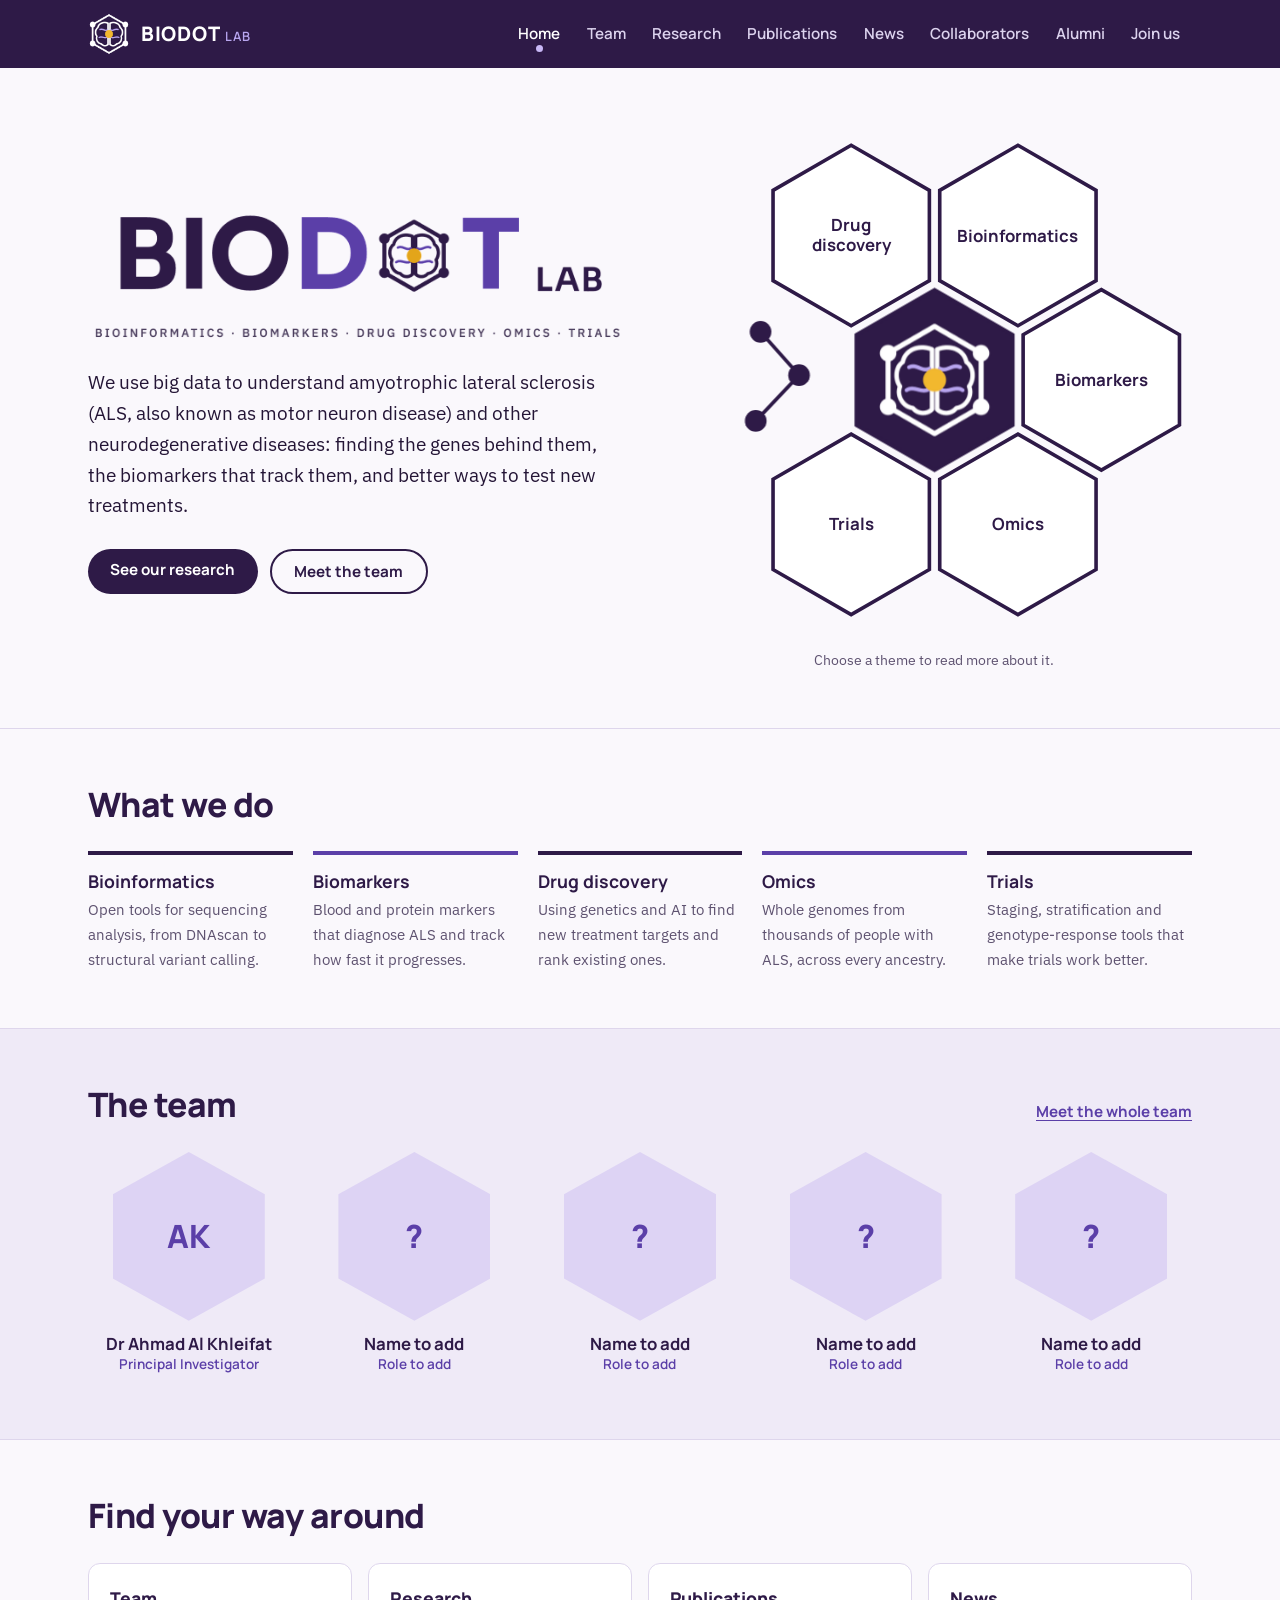
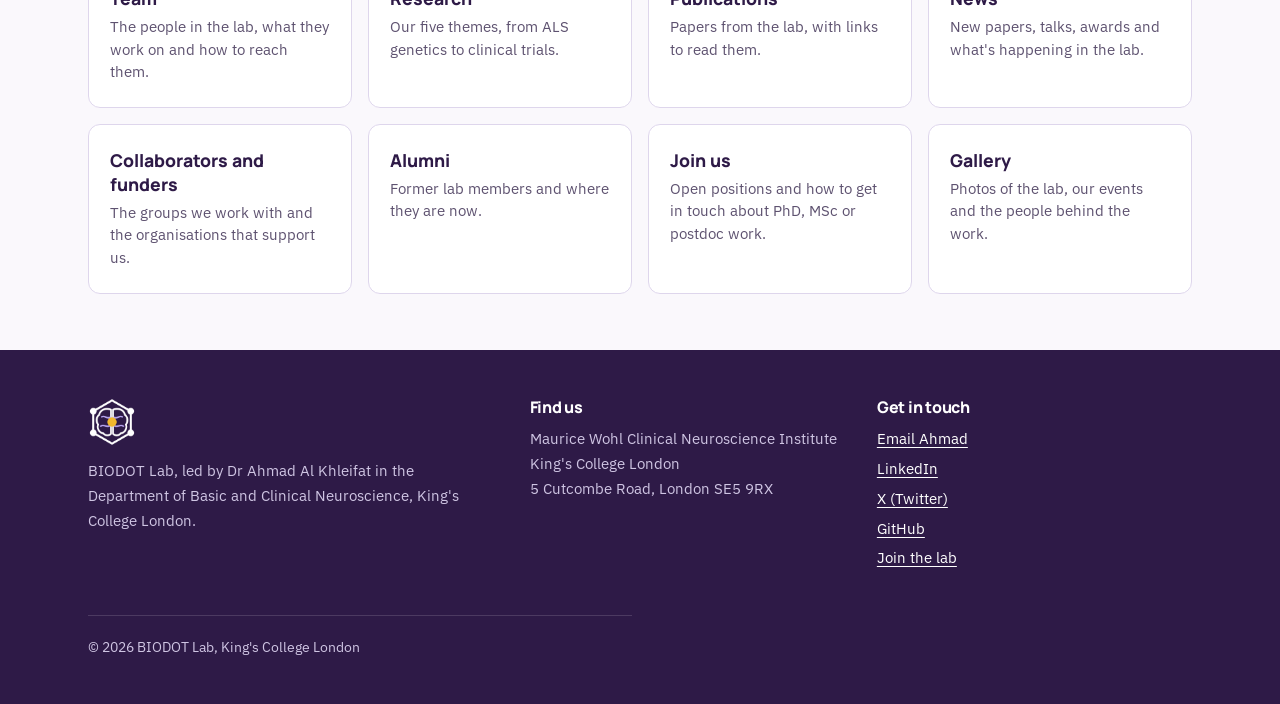
<file: index.html>
<!DOCTYPE html>
<html lang="en-GB">
<head>
<meta charset="utf-8">
<meta name="viewport" content="width=device-width, initial-scale=1">
<title>BIODOT Lab</title>
<meta name="description" content="BIODOT Lab at King's College London, led by Dr Ahmad Al Khleifat: big data and precision medicine for ALS and neurodegeneration.">
<link rel="icon" type="image/png" href="assets/favicon.png">
<link rel="apple-touch-icon" href="assets/apple-touch-icon.png">
<link rel="preconnect" href="https://fonts.googleapis.com">
<link rel="preconnect" href="https://fonts.gstatic.com" crossorigin>
<link href="https://fonts.googleapis.com/css2?family=IBM+Plex+Sans:ital,wght@0,400;0,500;0,600;1,400&family=Manrope:wght@600;700;800&display=swap" rel="stylesheet">
<link rel="stylesheet" href="css/style.css">
</head>
<body>
<a class="skip" href="#main">Skip to content</a>

<header class="site-header">
<div class="wrap bar">
<a class="brand" href="index.html" aria-label="BIODOT Lab, home">
<img src="assets/biodot-mark-light.png" alt="" width="42" height="42"><span>BIODOT<small>LAB</small></span>
</a>
<nav class="nav" aria-label="Main">
<ul><li><a href="index.html" aria-current="page">Home</a></li><li><a href="team.html">Team</a></li><li><a href="research.html">Research</a></li><li><a href="publications.html">Publications</a></li><li><a href="news.html">News</a></li><li><a href="collaborators.html">Collaborators</a></li><li><a href="alumni.html">Alumni</a></li><li><a href="join-us.html">Join us</a></li></ul>
</nav>
<details class="menu">
<summary aria-label="Open menu">Menu</summary>
<nav aria-label="Main">
<ul><li><a href="index.html" aria-current="page">Home</a></li><li><a href="team.html">Team</a></li><li><a href="research.html">Research</a></li><li><a href="publications.html">Publications</a></li><li><a href="news.html">News</a></li><li><a href="collaborators.html">Collaborators</a></li><li><a href="alumni.html">Alumni</a></li><li><a href="join-us.html">Join us</a></li></ul>
</nav>
</details>
</div>
</header>

<main id="main">
<section class="hero"><div class="wrap hero-grid">
<div>
<h1><img src="assets/biodot-wordmark.png" alt="BIODOT Lab: bioinformatics, biomarkers, drug discovery, omics and trials" width="1240" height="307"></h1>
<p class="hero-lede">We use big data to understand amyotrophic lateral sclerosis (ALS, also known as motor neuron disease) and other neurodegenerative diseases: finding the genes behind them, the biomarkers that track them, and better ways to test new treatments.</p>
<div class="hero-actions">
<a class="btn btn-solid" href="research.html">See our research</a>
<a class="btn btn-line" href="team.html">Meet the team</a>
</div>
</div>
<figure style="margin:0">
<svg class="comb" viewBox="-214 -206 428 412" role="group" aria-label="Our five research themes"><g class="cell core" style="animation-delay:0s"><polygon points="0.0,-75.0 65.0,-37.5 65.0,37.5 0.0,75.0 -65.0,37.5 -65.0,-37.5"/><image href="assets/biodot-mark-light.png" x="-49.5" y="-49.5" width="99.0" height="99.0"/></g><a class="cell" href="research.html#bioinformatics" style="animation-delay:0.35s"><polygon points="69.3,-195.0 134.2,-157.5 134.2,-82.5 69.3,-45.0 4.3,-82.5 4.3,-157.5"/><text x="69.3" y="-115.0"><tspan x="69.3" dy="0">Bioinformatics</tspan></text></a><a class="cell" href="research.html#biomarkers" style="animation-delay:0.47s"><polygon points="138.6,-75.0 203.5,-37.5 203.5,37.5 138.6,75.0 73.6,37.5 73.6,-37.5"/><text x="138.6" y="5.0"><tspan x="138.6" dy="0">Biomarkers</tspan></text></a><a class="cell" href="research.html#omics" style="animation-delay:0.59s"><polygon points="69.3,45.0 134.2,82.5 134.2,157.5 69.3,195.0 4.3,157.5 4.3,82.5"/><text x="69.3" y="125.0"><tspan x="69.3" dy="0">Omics</tspan></text></a><a class="cell" href="research.html#trials" style="animation-delay:0.71s"><polygon points="-69.3,45.0 -4.3,82.5 -4.3,157.5 -69.3,195.0 -134.2,157.5 -134.2,82.5"/><text x="-69.3" y="125.0"><tspan x="-69.3" dy="0">Trials</tspan></text></a><a class="cell" href="research.html#drug-discovery" style="animation-delay:0.83s"><polygon points="-69.3,-195.0 -4.3,-157.5 -4.3,-82.5 -69.3,-45.0 -134.2,-82.5 -134.2,-157.5"/><text x="-69.3" y="-124.0"><tspan x="-69.3" dy="0">Drug</tspan><tspan x="-69.3" dy="1.2em">discovery</tspan></text></a><g class="cell" aria-hidden="true" style="animation-delay:1s"><line class="edge" x1="-144.6" y1="-40.0" x2="-112.6" y2="-4.0"/><line class="edge" x1="-112.6" y1="-4.0" x2="-148.6" y2="34.0"/><circle class="node" cx="-144.6" cy="-40.0" r="9"/><circle class="node" cx="-112.6" cy="-4.0" r="9"/><circle class="node" cx="-148.6" cy="34.0" r="9"/></g></svg>
<figcaption class="comb-note">Choose a theme to read more about it.</figcaption>
</figure>
</div></section>

<section class="section"><div class="wrap">
<div class="section-head"><h2>What we do</h2></div>
<ul class="themes">
<li><h3><a href="research.html#bioinformatics" style="color:inherit;text-decoration:none">Bioinformatics</a></h3><p>Open tools for sequencing analysis, from DNAscan to structural variant calling.</p></li>
<li><h3><a href="research.html#biomarkers" style="color:inherit;text-decoration:none">Biomarkers</a></h3><p>Blood and protein markers that diagnose ALS and track how fast it progresses.</p></li>
<li><h3><a href="research.html#drug-discovery" style="color:inherit;text-decoration:none">Drug discovery</a></h3><p>Using genetics and AI to find new treatment targets and rank existing ones.</p></li>
<li><h3><a href="research.html#omics" style="color:inherit;text-decoration:none">Omics</a></h3><p>Whole genomes from thousands of people with ALS, across every ancestry.</p></li>
<li><h3><a href="research.html#trials" style="color:inherit;text-decoration:none">Trials</a></h3><p>Staging, stratification and genotype-response tools that make trials work better.</p></li>
</ul>
</div></section>

<section class="section section-tint"><div class="wrap">
<div class="section-head"><h2>The team</h2><a class="section-link" href="team.html">Meet the whole team</a></div>
<ul class="home-team">
<li><a href="team.html">
<div class="member-photo" data-initials="AK"></div>
<h3>Dr Ahmad Al Khleifat</h3>
<p class="person-role">Principal Investigator</p>
</a></li>
<!-- Copy the block below once for each of the other four main people -->
<li><a href="team.html">
<div class="member-photo" data-initials="?"></div>
<h3>Name to add</h3>
<p class="person-role">Role to add</p>
</a></li>
<li><a href="team.html">
<div class="member-photo" data-initials="?"></div>
<h3>Name to add</h3>
<p class="person-role">Role to add</p>
</a></li>
<li><a href="team.html">
<div class="member-photo" data-initials="?"></div>
<h3>Name to add</h3>
<p class="person-role">Role to add</p>
</a></li>
<li><a href="team.html">
<div class="member-photo" data-initials="?"></div>
<h3>Name to add</h3>
<p class="person-role">Role to add</p>
</a></li>
</ul>
</div></section>

<section class="section"><div class="wrap">
<div class="section-head"><h2>Find your way around</h2></div>
<ul class="directory">
<li><a href="team.html"><strong>Team</strong><span>The people in the lab, what they work on and how to reach them.</span></a></li>
<li><a href="research.html"><strong>Research</strong><span>Our five themes, from ALS genetics to clinical trials.</span></a></li>
<li><a href="publications.html"><strong>Publications</strong><span>Papers from the lab, with links to read them.</span></a></li>
<li><a href="news.html"><strong>News</strong><span>New papers, talks, awards and what's happening in the lab.</span></a></li>
<li><a href="collaborators.html"><strong>Collaborators and funders</strong><span>The groups we work with and the organisations that support us.</span></a></li>
<li><a href="alumni.html"><strong>Alumni</strong><span>Former lab members and where they are now.</span></a></li>
<li><a href="join-us.html"><strong>Join us</strong><span>Open positions and how to get in touch about PhD, MSc or postdoc work.</span></a></li>
<li><a href="team.html#gallery"><strong>Gallery</strong><span>Photos of the lab, our events and the people behind the work.</span></a></li>
</ul>
</div></section>
</main>

<footer class="site-footer">
<div class="wrap">
<div class="foot">
<div class="foot-brand">
<img src="assets/biodot-mark-light.png" alt="" width="48" height="48">
<p>BIODOT Lab, led by Dr Ahmad Al Khleifat in the Department of Basic and Clinical Neuroscience, King's College London.</p>
</div>
<div>
<h2>Find us</h2>
<address>
Maurice Wohl Clinical Neuroscience Institute<br>
King's College London<br>
5 Cutcombe Road, London SE5 9RX
</address>
</div>
<div>
<h2>Get in touch</h2>
<ul>
<li><a href="mailto:Ahmad.al_khleifat@kcl.ac.uk">Email Ahmad</a></li>
<li><a href="https://www.linkedin.com/in/ahmad-al-khleifat-b14388243/">LinkedIn</a></li>
<li><a href="https://x.com/AhmadAlKhleifat">X (Twitter)</a></li>
<li><a href="https://github.com/Al-Khleifat-Lab">GitHub</a></li>
<li><a href="join-us.html">Join the lab</a></li>
</ul>
</div>
</div>
<p class="foot-base">&copy; 2026 BIODOT Lab, King's College London</p>
</div>
</footer>
</body>
</html>
</file>
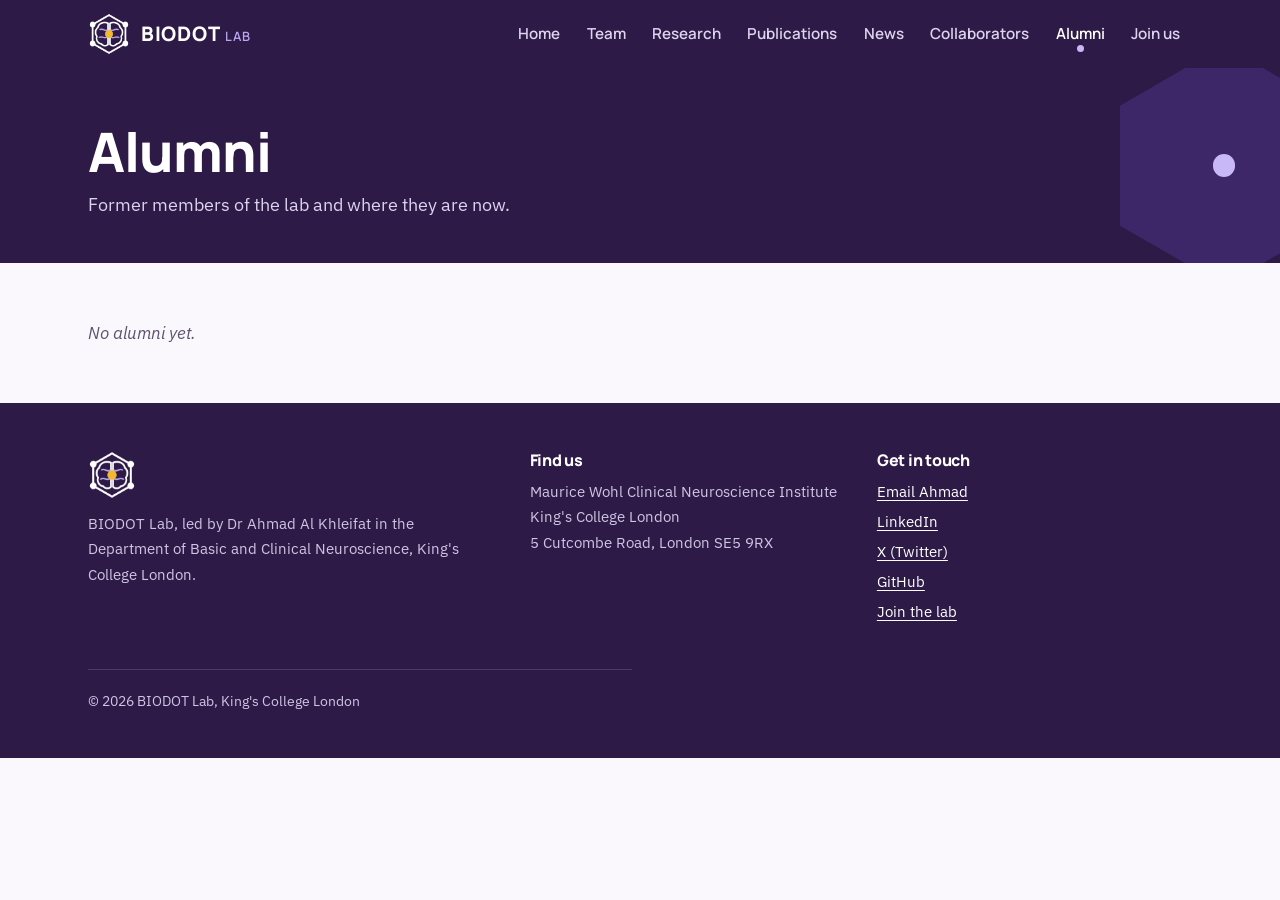
<file: alumni.html>
<!DOCTYPE html>
<html lang="en-GB">
<head>
<meta charset="utf-8">
<meta name="viewport" content="width=device-width, initial-scale=1">
<title>Alumni | BIODOT Lab</title>
<meta name="description" content="Former members of BIODOT Lab.">
<link rel="icon" type="image/png" href="assets/favicon.png">
<link rel="apple-touch-icon" href="assets/apple-touch-icon.png">
<link rel="preconnect" href="https://fonts.googleapis.com">
<link rel="preconnect" href="https://fonts.gstatic.com" crossorigin>
<link href="https://fonts.googleapis.com/css2?family=IBM+Plex+Sans:ital,wght@0,400;0,500;0,600;1,400&family=Manrope:wght@600;700;800&display=swap" rel="stylesheet">
<link rel="stylesheet" href="css/style.css">
</head>
<body>
<a class="skip" href="#main">Skip to content</a>

<header class="site-header">
<div class="wrap bar">
<a class="brand" href="index.html" aria-label="BIODOT Lab, home">
<img src="assets/biodot-mark-light.png" alt="" width="42" height="42"><span>BIODOT<small>LAB</small></span>
</a>
<nav class="nav" aria-label="Main">
<ul><li><a href="index.html">Home</a></li><li><a href="team.html">Team</a></li><li><a href="research.html">Research</a></li><li><a href="publications.html">Publications</a></li><li><a href="news.html">News</a></li><li><a href="collaborators.html">Collaborators</a></li><li><a href="alumni.html" aria-current="page">Alumni</a></li><li><a href="join-us.html">Join us</a></li></ul>
</nav>
<details class="menu">
<summary aria-label="Open menu">Menu</summary>
<nav aria-label="Main">
<ul><li><a href="index.html">Home</a></li><li><a href="team.html">Team</a></li><li><a href="research.html">Research</a></li><li><a href="publications.html">Publications</a></li><li><a href="news.html">News</a></li><li><a href="collaborators.html">Collaborators</a></li><li><a href="alumni.html" aria-current="page">Alumni</a></li><li><a href="join-us.html">Join us</a></li></ul>
</nav>
</details>
</div>
</header>

<main id="main">
<div class="page-head"><div class="wrap">
<h1>Alumni</h1>
<p>Former members of the lab and where they are now.</p>
</div></div>
<section class="section"><div class="wrap">
<div class="members">
<!-- Add former members here, using the same block as on the Team page -->
<p class="empty">No alumni yet.</p>
</div>
</div></section>
</main>

<footer class="site-footer">
<div class="wrap">
<div class="foot">
<div class="foot-brand">
<img src="assets/biodot-mark-light.png" alt="" width="48" height="48">
<p>BIODOT Lab, led by Dr Ahmad Al Khleifat in the Department of Basic and Clinical Neuroscience, King's College London.</p>
</div>
<div>
<h2>Find us</h2>
<address>
Maurice Wohl Clinical Neuroscience Institute<br>
King's College London<br>
5 Cutcombe Road, London SE5 9RX
</address>
</div>
<div>
<h2>Get in touch</h2>
<ul>
<li><a href="mailto:Ahmad.al_khleifat@kcl.ac.uk">Email Ahmad</a></li>
<li><a href="https://www.linkedin.com/in/ahmad-al-khleifat-b14388243/">LinkedIn</a></li>
<li><a href="https://x.com/AhmadAlKhleifat">X (Twitter)</a></li>
<li><a href="https://github.com/Al-Khleifat-Lab">GitHub</a></li>
<li><a href="join-us.html">Join the lab</a></li>
</ul>
</div>
</div>
<p class="foot-base">&copy; 2026 BIODOT Lab, King's College London</p>
</div>
</footer>
</body>
</html>
</file>
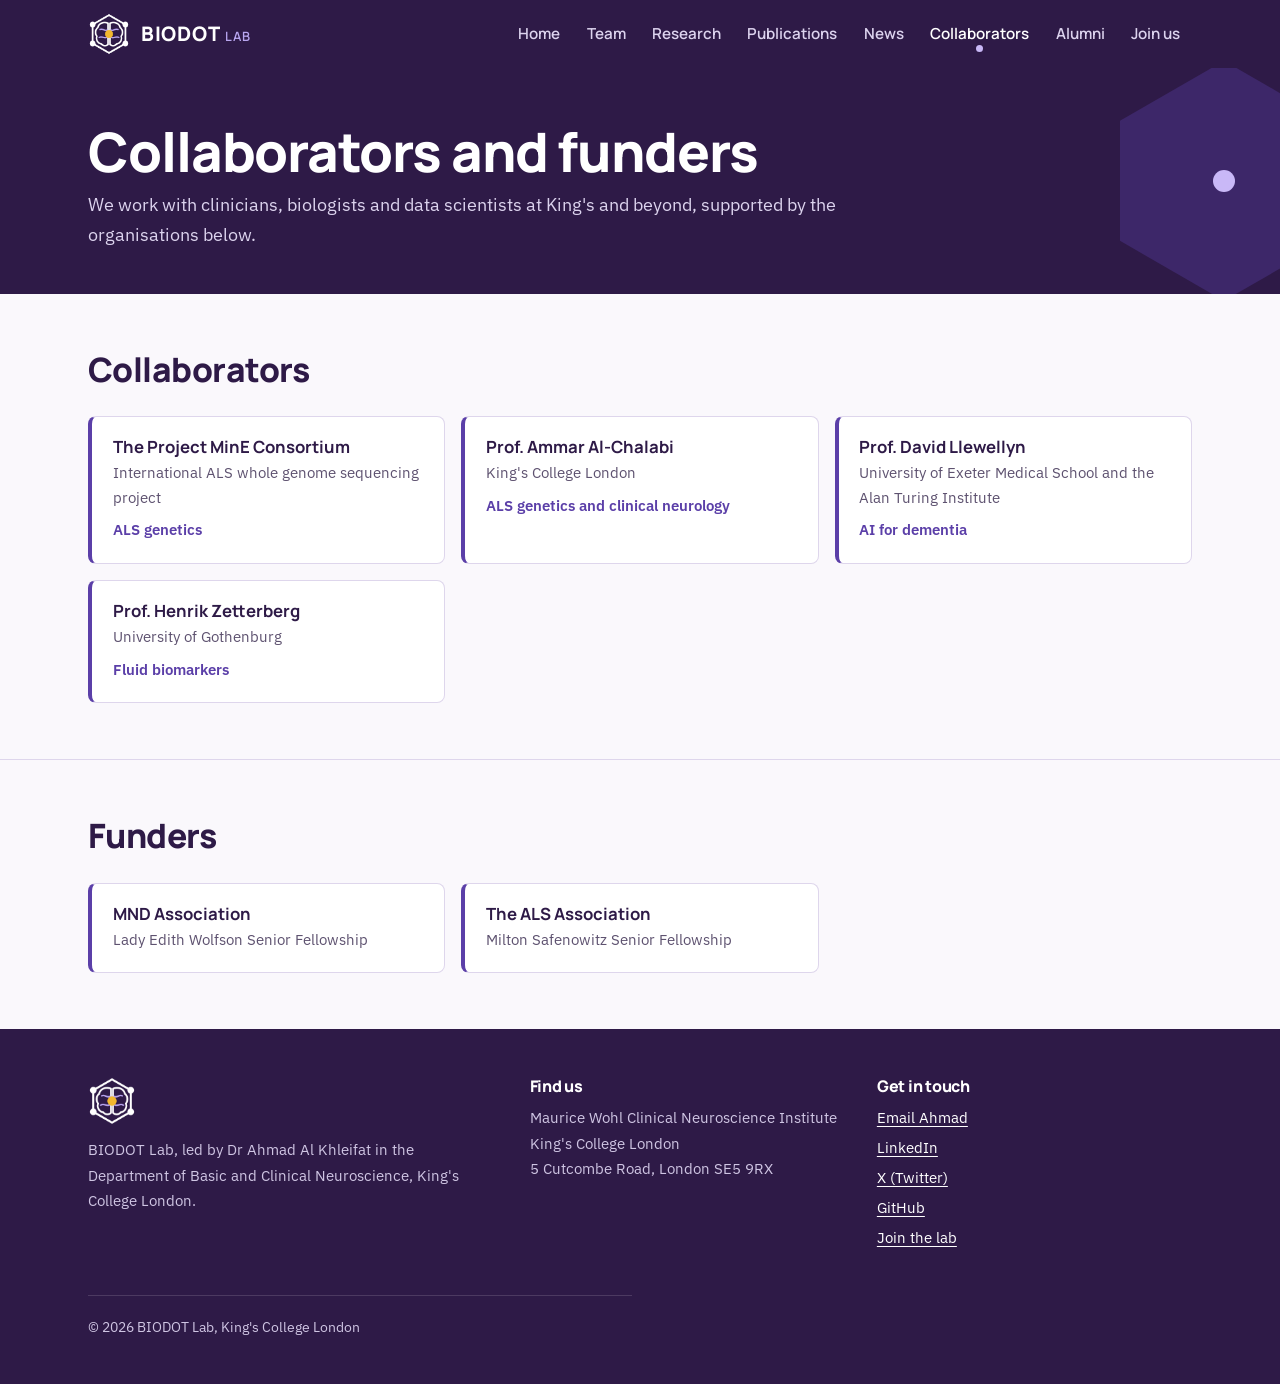
<file: collaborators.html>
<!DOCTYPE html>
<html lang="en-GB">
<head>
<meta charset="utf-8">
<meta name="viewport" content="width=device-width, initial-scale=1">
<title>Collaborators and funders | BIODOT Lab</title>
<meta name="description" content="Collaborators and funders of BIODOT Lab.">
<link rel="icon" type="image/png" href="assets/favicon.png">
<link rel="apple-touch-icon" href="assets/apple-touch-icon.png">
<link rel="preconnect" href="https://fonts.googleapis.com">
<link rel="preconnect" href="https://fonts.gstatic.com" crossorigin>
<link href="https://fonts.googleapis.com/css2?family=IBM+Plex+Sans:ital,wght@0,400;0,500;0,600;1,400&family=Manrope:wght@600;700;800&display=swap" rel="stylesheet">
<link rel="stylesheet" href="css/style.css">
</head>
<body>
<a class="skip" href="#main">Skip to content</a>

<header class="site-header">
<div class="wrap bar">
<a class="brand" href="index.html" aria-label="BIODOT Lab, home">
<img src="assets/biodot-mark-light.png" alt="" width="42" height="42"><span>BIODOT<small>LAB</small></span>
</a>
<nav class="nav" aria-label="Main">
<ul><li><a href="index.html">Home</a></li><li><a href="team.html">Team</a></li><li><a href="research.html">Research</a></li><li><a href="publications.html">Publications</a></li><li><a href="news.html">News</a></li><li><a href="collaborators.html" aria-current="page">Collaborators</a></li><li><a href="alumni.html">Alumni</a></li><li><a href="join-us.html">Join us</a></li></ul>
</nav>
<details class="menu">
<summary aria-label="Open menu">Menu</summary>
<nav aria-label="Main">
<ul><li><a href="index.html">Home</a></li><li><a href="team.html">Team</a></li><li><a href="research.html">Research</a></li><li><a href="publications.html">Publications</a></li><li><a href="news.html">News</a></li><li><a href="collaborators.html" aria-current="page">Collaborators</a></li><li><a href="alumni.html">Alumni</a></li><li><a href="join-us.html">Join us</a></li></ul>
</nav>
</details>
</div>
</header>

<main id="main">
<div class="page-head"><div class="wrap">
<h1>Collaborators and funders</h1>
<p>We work with clinicians, biologists and data scientists at King's and beyond, supported by the organisations below.</p>
</div></div>
<section class="section"><div class="wrap">
<div class="section-head"><h2>Collaborators</h2></div>
<ul class="collabs">
<!-- Copy this block for each collaborator -->
<li class="collab">
<h3>The Project MinE Consortium</h3>
<p>International ALS whole genome sequencing project</p>
<p class="collab-focus">ALS genetics</p>
</li>
<li class="collab">
<h3>Prof. Ammar Al-Chalabi</h3>
<p>King's College London</p>
<p class="collab-focus">ALS genetics and clinical neurology</p>
</li>
<li class="collab">
<h3>Prof. David Llewellyn</h3>
<p>University of Exeter Medical School and the Alan Turing Institute</p>
<p class="collab-focus">AI for dementia</p>
</li>
<li class="collab">
<h3>Prof. Henrik Zetterberg</h3>
<p>University of Gothenburg</p>
<p class="collab-focus">Fluid biomarkers</p>
</li>
</ul>
</div></section>

<section class="section"><div class="wrap">
<div class="section-head"><h2>Funders</h2></div>
<ul class="collabs">
<li class="collab">
<h3>MND Association</h3>
<p>Lady Edith Wolfson Senior Fellowship</p>
</li>
<li class="collab">
<h3>The ALS Association</h3>
<p>Milton Safenowitz Senior Fellowship</p>
</li>
</ul>
</div></section>
</main>

<footer class="site-footer">
<div class="wrap">
<div class="foot">
<div class="foot-brand">
<img src="assets/biodot-mark-light.png" alt="" width="48" height="48">
<p>BIODOT Lab, led by Dr Ahmad Al Khleifat in the Department of Basic and Clinical Neuroscience, King's College London.</p>
</div>
<div>
<h2>Find us</h2>
<address>
Maurice Wohl Clinical Neuroscience Institute<br>
King's College London<br>
5 Cutcombe Road, London SE5 9RX
</address>
</div>
<div>
<h2>Get in touch</h2>
<ul>
<li><a href="mailto:Ahmad.al_khleifat@kcl.ac.uk">Email Ahmad</a></li>
<li><a href="https://www.linkedin.com/in/ahmad-al-khleifat-b14388243/">LinkedIn</a></li>
<li><a href="https://x.com/AhmadAlKhleifat">X (Twitter)</a></li>
<li><a href="https://github.com/Al-Khleifat-Lab">GitHub</a></li>
<li><a href="join-us.html">Join the lab</a></li>
</ul>
</div>
</div>
<p class="foot-base">&copy; 2026 BIODOT Lab, King's College London</p>
</div>
</footer>
</body>
</html>
</file>
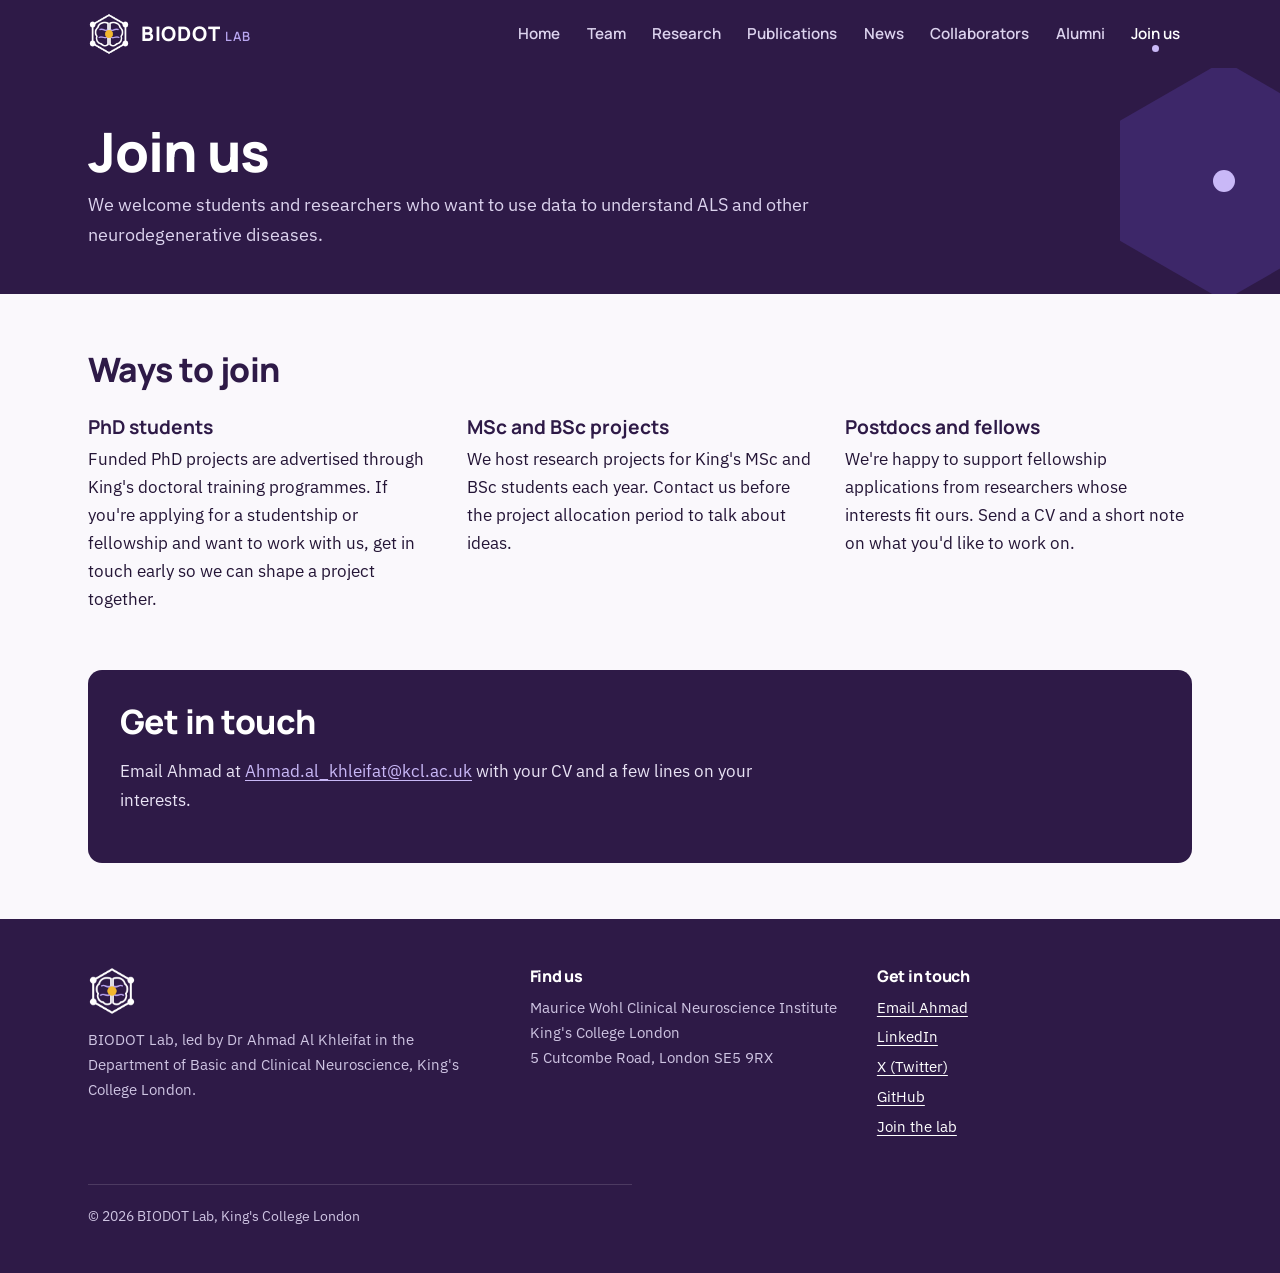
<file: join-us.html>
<!DOCTYPE html>
<html lang="en-GB">
<head>
<meta charset="utf-8">
<meta name="viewport" content="width=device-width, initial-scale=1">
<title>Join us | BIODOT Lab</title>
<meta name="description" content="Open positions and projects at BIODOT Lab.">
<link rel="icon" type="image/png" href="assets/favicon.png">
<link rel="apple-touch-icon" href="assets/apple-touch-icon.png">
<link rel="preconnect" href="https://fonts.googleapis.com">
<link rel="preconnect" href="https://fonts.gstatic.com" crossorigin>
<link href="https://fonts.googleapis.com/css2?family=IBM+Plex+Sans:ital,wght@0,400;0,500;0,600;1,400&family=Manrope:wght@600;700;800&display=swap" rel="stylesheet">
<link rel="stylesheet" href="css/style.css">
</head>
<body>
<a class="skip" href="#main">Skip to content</a>

<header class="site-header">
<div class="wrap bar">
<a class="brand" href="index.html" aria-label="BIODOT Lab, home">
<img src="assets/biodot-mark-light.png" alt="" width="42" height="42"><span>BIODOT<small>LAB</small></span>
</a>
<nav class="nav" aria-label="Main">
<ul><li><a href="index.html">Home</a></li><li><a href="team.html">Team</a></li><li><a href="research.html">Research</a></li><li><a href="publications.html">Publications</a></li><li><a href="news.html">News</a></li><li><a href="collaborators.html">Collaborators</a></li><li><a href="alumni.html">Alumni</a></li><li><a href="join-us.html" aria-current="page">Join us</a></li></ul>
</nav>
<details class="menu">
<summary aria-label="Open menu">Menu</summary>
<nav aria-label="Main">
<ul><li><a href="index.html">Home</a></li><li><a href="team.html">Team</a></li><li><a href="research.html">Research</a></li><li><a href="publications.html">Publications</a></li><li><a href="news.html">News</a></li><li><a href="collaborators.html">Collaborators</a></li><li><a href="alumni.html">Alumni</a></li><li><a href="join-us.html" aria-current="page">Join us</a></li></ul>
</nav>
</details>
</div>
</header>

<main id="main">
<div class="page-head"><div class="wrap">
<h1>Join us</h1>
<p>We welcome students and researchers who want to use data to understand ALS and other neurodegenerative diseases.</p>
</div></div>
<section class="section"><div class="wrap">
<div class="section-head"><h2>Ways to join</h2></div>
<div class="join-grid">
<div><h3>PhD students</h3><p>Funded PhD projects are advertised through King's doctoral training programmes. If you're applying for a studentship or fellowship and want to work with us, get in touch early so we can shape a project together.</p></div>
<div><h3>MSc and BSc projects</h3><p>We host research projects for King's MSc and BSc students each year. Contact us before the project allocation period to talk about ideas.</p></div>
<div><h3>Postdocs and fellows</h3><p>We're happy to support fellowship applications from researchers whose interests fit ours. Send a CV and a short note on what you'd like to work on.</p></div>
</div>

<div class="contact-box">
<h2>Get in touch</h2>
<p>Email Ahmad at <a href="mailto:Ahmad.al_khleifat@kcl.ac.uk">Ahmad.al_khleifat@kcl.ac.uk</a> with your CV and a few lines on your interests.</p>
</div>
</div></section>
</main>

<footer class="site-footer">
<div class="wrap">
<div class="foot">
<div class="foot-brand">
<img src="assets/biodot-mark-light.png" alt="" width="48" height="48">
<p>BIODOT Lab, led by Dr Ahmad Al Khleifat in the Department of Basic and Clinical Neuroscience, King's College London.</p>
</div>
<div>
<h2>Find us</h2>
<address>
Maurice Wohl Clinical Neuroscience Institute<br>
King's College London<br>
5 Cutcombe Road, London SE5 9RX
</address>
</div>
<div>
<h2>Get in touch</h2>
<ul>
<li><a href="mailto:Ahmad.al_khleifat@kcl.ac.uk">Email Ahmad</a></li>
<li><a href="https://www.linkedin.com/in/ahmad-al-khleifat-b14388243/">LinkedIn</a></li>
<li><a href="https://x.com/AhmadAlKhleifat">X (Twitter)</a></li>
<li><a href="https://github.com/Al-Khleifat-Lab">GitHub</a></li>
<li><a href="join-us.html">Join the lab</a></li>
</ul>
</div>
</div>
<p class="foot-base">&copy; 2026 BIODOT Lab, King's College London</p>
</div>
</footer>
</body>
</html>
</file>
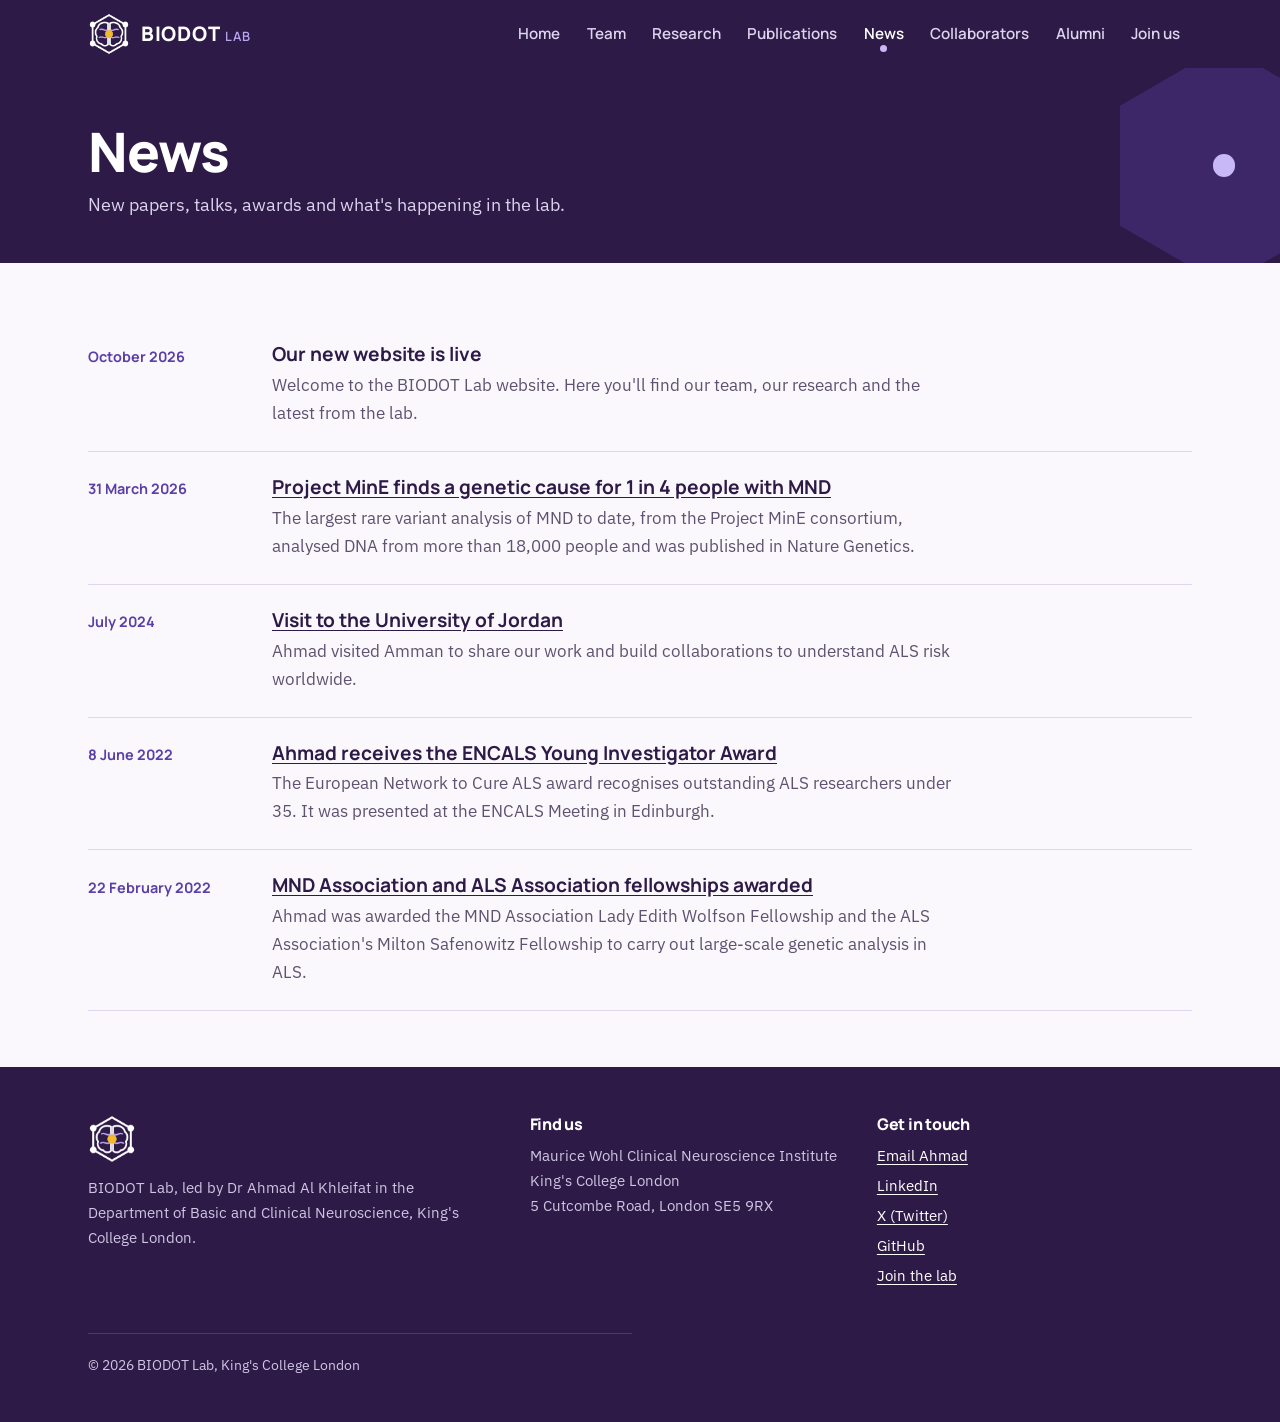
<file: news.html>
<!DOCTYPE html>
<html lang="en-GB">
<head>
<meta charset="utf-8">
<meta name="viewport" content="width=device-width, initial-scale=1">
<title>News | BIODOT Lab</title>
<meta name="description" content="News from BIODOT Lab.">
<link rel="icon" type="image/png" href="assets/favicon.png">
<link rel="apple-touch-icon" href="assets/apple-touch-icon.png">
<link rel="preconnect" href="https://fonts.googleapis.com">
<link rel="preconnect" href="https://fonts.gstatic.com" crossorigin>
<link href="https://fonts.googleapis.com/css2?family=IBM+Plex+Sans:ital,wght@0,400;0,500;0,600;1,400&family=Manrope:wght@600;700;800&display=swap" rel="stylesheet">
<link rel="stylesheet" href="css/style.css">
</head>
<body>
<a class="skip" href="#main">Skip to content</a>

<header class="site-header">
<div class="wrap bar">
<a class="brand" href="index.html" aria-label="BIODOT Lab, home">
<img src="assets/biodot-mark-light.png" alt="" width="42" height="42"><span>BIODOT<small>LAB</small></span>
</a>
<nav class="nav" aria-label="Main">
<ul><li><a href="index.html">Home</a></li><li><a href="team.html">Team</a></li><li><a href="research.html">Research</a></li><li><a href="publications.html">Publications</a></li><li><a href="news.html" aria-current="page">News</a></li><li><a href="collaborators.html">Collaborators</a></li><li><a href="alumni.html">Alumni</a></li><li><a href="join-us.html">Join us</a></li></ul>
</nav>
<details class="menu">
<summary aria-label="Open menu">Menu</summary>
<nav aria-label="Main">
<ul><li><a href="index.html">Home</a></li><li><a href="team.html">Team</a></li><li><a href="research.html">Research</a></li><li><a href="publications.html">Publications</a></li><li><a href="news.html" aria-current="page">News</a></li><li><a href="collaborators.html">Collaborators</a></li><li><a href="alumni.html">Alumni</a></li><li><a href="join-us.html">Join us</a></li></ul>
</nav>
</details>
</div>
</header>

<main id="main">
<div class="page-head"><div class="wrap">
<h1>News</h1>
<p>New papers, talks, awards and what's happening in the lab.</p>
</div></div>
<section class="section"><div class="wrap">
<ul class="news">
<!-- Newest at the top. Copy this block for each story -->
<li class="news-item">
<span class="date">October 2026</span>
<div><h3>Our new website is live</h3>
<p>Welcome to the BIODOT Lab website. Here you'll find our team, our research and the latest from the lab.</p></div>
</li>
<li class="news-item">
<span class="date">31 March 2026</span>
<div><h3><a href="https://www.kcl.ac.uk/news/genetic-cause-identified-for-1-in-4-mnd-patients-in-largest-ever-rare-variant-analysis">Project MinE finds a genetic cause for 1 in 4 people with MND</a></h3>
<p>The largest rare variant analysis of MND to date, from the Project MinE consortium, analysed DNA from more than 18,000 people and was published in Nature Genetics.</p></div>
</li>
<li class="news-item">
<span class="date">July 2024</span>
<div><h3><a href="https://x.com/AhmadAlKhleifat/status/1816414316934922303">Visit to the University of Jordan</a></h3>
<p>Ahmad visited Amman to share our work and build collaborations to understand ALS risk worldwide.</p></div>
</li>
<li class="news-item">
<span class="date">8 June 2022</span>
<div><h3><a href="https://www.kcl.ac.uk/news/dr-ahmad-al-khleifat-receives-encals-young-investigator-award">Ahmad receives the ENCALS Young Investigator Award</a></h3>
<p>The European Network to Cure ALS award recognises outstanding ALS researchers under 35. It was presented at the ENCALS Meeting in Edinburgh.</p></div>
</li>
<li class="news-item">
<span class="date">22 February 2022</span>
<div><h3><a href="https://www.kcl.ac.uk/people/ahmad-al-khleifat">MND Association and ALS Association fellowships awarded</a></h3>
<p>Ahmad was awarded the MND Association Lady Edith Wolfson Fellowship and the ALS Association's Milton Safenowitz Fellowship to carry out large-scale genetic analysis in ALS.</p></div>
</li>
</ul>
</div></section>
</main>

<footer class="site-footer">
<div class="wrap">
<div class="foot">
<div class="foot-brand">
<img src="assets/biodot-mark-light.png" alt="" width="48" height="48">
<p>BIODOT Lab, led by Dr Ahmad Al Khleifat in the Department of Basic and Clinical Neuroscience, King's College London.</p>
</div>
<div>
<h2>Find us</h2>
<address>
Maurice Wohl Clinical Neuroscience Institute<br>
King's College London<br>
5 Cutcombe Road, London SE5 9RX
</address>
</div>
<div>
<h2>Get in touch</h2>
<ul>
<li><a href="mailto:Ahmad.al_khleifat@kcl.ac.uk">Email Ahmad</a></li>
<li><a href="https://www.linkedin.com/in/ahmad-al-khleifat-b14388243/">LinkedIn</a></li>
<li><a href="https://x.com/AhmadAlKhleifat">X (Twitter)</a></li>
<li><a href="https://github.com/Al-Khleifat-Lab">GitHub</a></li>
<li><a href="join-us.html">Join the lab</a></li>
</ul>
</div>
</div>
<p class="foot-base">&copy; 2026 BIODOT Lab, King's College London</p>
</div>
</footer>
</body>
</html>
</file>
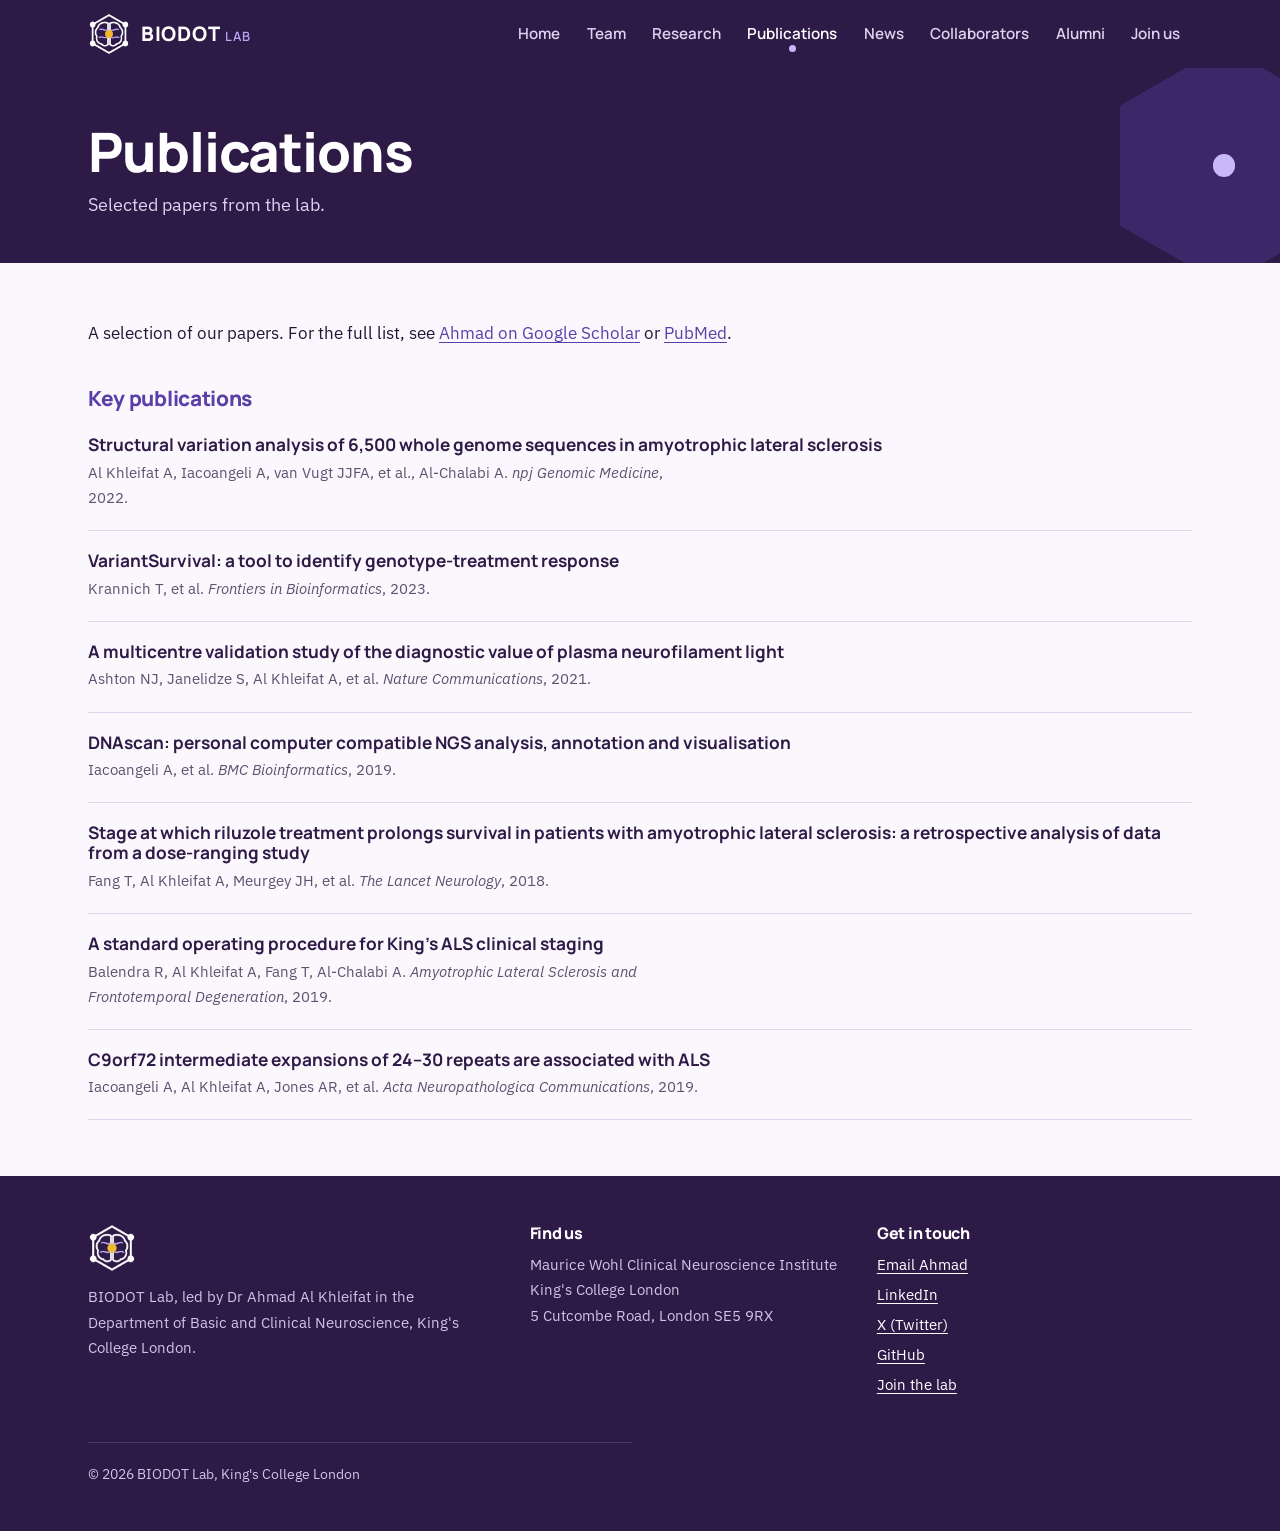
<file: publications.html>
<!DOCTYPE html>
<html lang="en-GB">
<head>
<meta charset="utf-8">
<meta name="viewport" content="width=device-width, initial-scale=1">
<title>Publications | BIODOT Lab</title>
<meta name="description" content="Publications from BIODOT Lab.">
<link rel="icon" type="image/png" href="assets/favicon.png">
<link rel="apple-touch-icon" href="assets/apple-touch-icon.png">
<link rel="preconnect" href="https://fonts.googleapis.com">
<link rel="preconnect" href="https://fonts.gstatic.com" crossorigin>
<link href="https://fonts.googleapis.com/css2?family=IBM+Plex+Sans:ital,wght@0,400;0,500;0,600;1,400&family=Manrope:wght@600;700;800&display=swap" rel="stylesheet">
<link rel="stylesheet" href="css/style.css">
</head>
<body>
<a class="skip" href="#main">Skip to content</a>

<header class="site-header">
<div class="wrap bar">
<a class="brand" href="index.html" aria-label="BIODOT Lab, home">
<img src="assets/biodot-mark-light.png" alt="" width="42" height="42"><span>BIODOT<small>LAB</small></span>
</a>
<nav class="nav" aria-label="Main">
<ul><li><a href="index.html">Home</a></li><li><a href="team.html">Team</a></li><li><a href="research.html">Research</a></li><li><a href="publications.html" aria-current="page">Publications</a></li><li><a href="news.html">News</a></li><li><a href="collaborators.html">Collaborators</a></li><li><a href="alumni.html">Alumni</a></li><li><a href="join-us.html">Join us</a></li></ul>
</nav>
<details class="menu">
<summary aria-label="Open menu">Menu</summary>
<nav aria-label="Main">
<ul><li><a href="index.html">Home</a></li><li><a href="team.html">Team</a></li><li><a href="research.html">Research</a></li><li><a href="publications.html" aria-current="page">Publications</a></li><li><a href="news.html">News</a></li><li><a href="collaborators.html">Collaborators</a></li><li><a href="alumni.html">Alumni</a></li><li><a href="join-us.html">Join us</a></li></ul>
</nav>
</details>
</div>
</header>

<main id="main">
<div class="page-head"><div class="wrap">
<h1>Publications</h1>
<p>Selected papers from the lab.</p>
</div></div>
<section class="section"><div class="wrap">
<p>A selection of our papers. For the full list, see <a href="https://scholar.google.com/citations?user=eXDCaSQAAAAJ&amp;hl=en">Ahmad on Google Scholar</a> or <a href="https://pubmed.ncbi.nlm.nih.gov/?term=Al+Khleifat+A%5BAuthor%5D&amp;sort=date">PubMed</a>.</p>

<h2 class="year-head">Key publications</h2>
<ul class="pubs">
<!-- Copy this block for each paper. Use the paper's DOI link if you have it -->
<li class="pub">
<h3><a href="https://doi.org/10.1038/s41525-021-00267-9">Structural variation analysis of 6,500 whole genome sequences in amyotrophic lateral sclerosis</a></h3>
<p>Al Khleifat A, Iacoangeli A, van Vugt JJFA, et al., Al-Chalabi A. <span class="venue">npj Genomic Medicine</span>, 2022.</p>
</li>
<li class="pub">
<h3><a href="https://pubmed.ncbi.nlm.nih.gov/?term=VariantSurvival+genotype-treatment+response">VariantSurvival: a tool to identify genotype-treatment response</a></h3>
<p>Krannich T, et al. <span class="venue">Frontiers in Bioinformatics</span>, 2023.</p>
</li>
<li class="pub">
<h3><a href="https://pubmed.ncbi.nlm.nih.gov/?term=multicentre+validation+study+diagnostic+value+plasma+neurofilament+light">A multicentre validation study of the diagnostic value of plasma neurofilament light</a></h3>
<p>Ashton NJ, Janelidze S, Al Khleifat A, et al. <span class="venue">Nature Communications</span>, 2021.</p>
</li>
<li class="pub">
<h3><a href="https://pubmed.ncbi.nlm.nih.gov/?term=DNAscan+personal+computer+compatible+NGS+analysis">DNAscan: personal computer compatible NGS analysis, annotation and visualisation</a></h3>
<p>Iacoangeli A, et al. <span class="venue">BMC Bioinformatics</span>, 2019.</p>
</li>
<li class="pub">
<h3><a href="https://pubmed.ncbi.nlm.nih.gov/?term=Stage+at+which+riluzole+treatment+prolongs+survival+amyotrophic+lateral+sclerosis">Stage at which riluzole treatment prolongs survival in patients with amyotrophic lateral sclerosis: a retrospective analysis of data from a dose-ranging study</a></h3>
<p>Fang T, Al Khleifat A, Meurgey JH, et al. <span class="venue">The Lancet Neurology</span>, 2018.</p>
</li>
<li class="pub">
<h3><a href="https://pubmed.ncbi.nlm.nih.gov/?term=standard+operating+procedure+King%27s+ALS+clinical+staging">A standard operating procedure for King's ALS clinical staging</a></h3>
<p>Balendra R, Al Khleifat A, Fang T, Al-Chalabi A. <span class="venue">Amyotrophic Lateral Sclerosis and Frontotemporal Degeneration</span>, 2019.</p>
</li>
<li class="pub">
<h3><a href="https://doi.org/10.1186/s40478-019-0724-4">C9orf72 intermediate expansions of 24–30 repeats are associated with ALS</a></h3>
<p>Iacoangeli A, Al Khleifat A, Jones AR, et al. <span class="venue">Acta Neuropathologica Communications</span>, 2019.</p>
</li>
</ul>
</div></section>
</main>

<footer class="site-footer">
<div class="wrap">
<div class="foot">
<div class="foot-brand">
<img src="assets/biodot-mark-light.png" alt="" width="48" height="48">
<p>BIODOT Lab, led by Dr Ahmad Al Khleifat in the Department of Basic and Clinical Neuroscience, King's College London.</p>
</div>
<div>
<h2>Find us</h2>
<address>
Maurice Wohl Clinical Neuroscience Institute<br>
King's College London<br>
5 Cutcombe Road, London SE5 9RX
</address>
</div>
<div>
<h2>Get in touch</h2>
<ul>
<li><a href="mailto:Ahmad.al_khleifat@kcl.ac.uk">Email Ahmad</a></li>
<li><a href="https://www.linkedin.com/in/ahmad-al-khleifat-b14388243/">LinkedIn</a></li>
<li><a href="https://x.com/AhmadAlKhleifat">X (Twitter)</a></li>
<li><a href="https://github.com/Al-Khleifat-Lab">GitHub</a></li>
<li><a href="join-us.html">Join the lab</a></li>
</ul>
</div>
</div>
<p class="foot-base">&copy; 2026 BIODOT Lab, King's College London</p>
</div>
</footer>
</body>
</html>
</file>
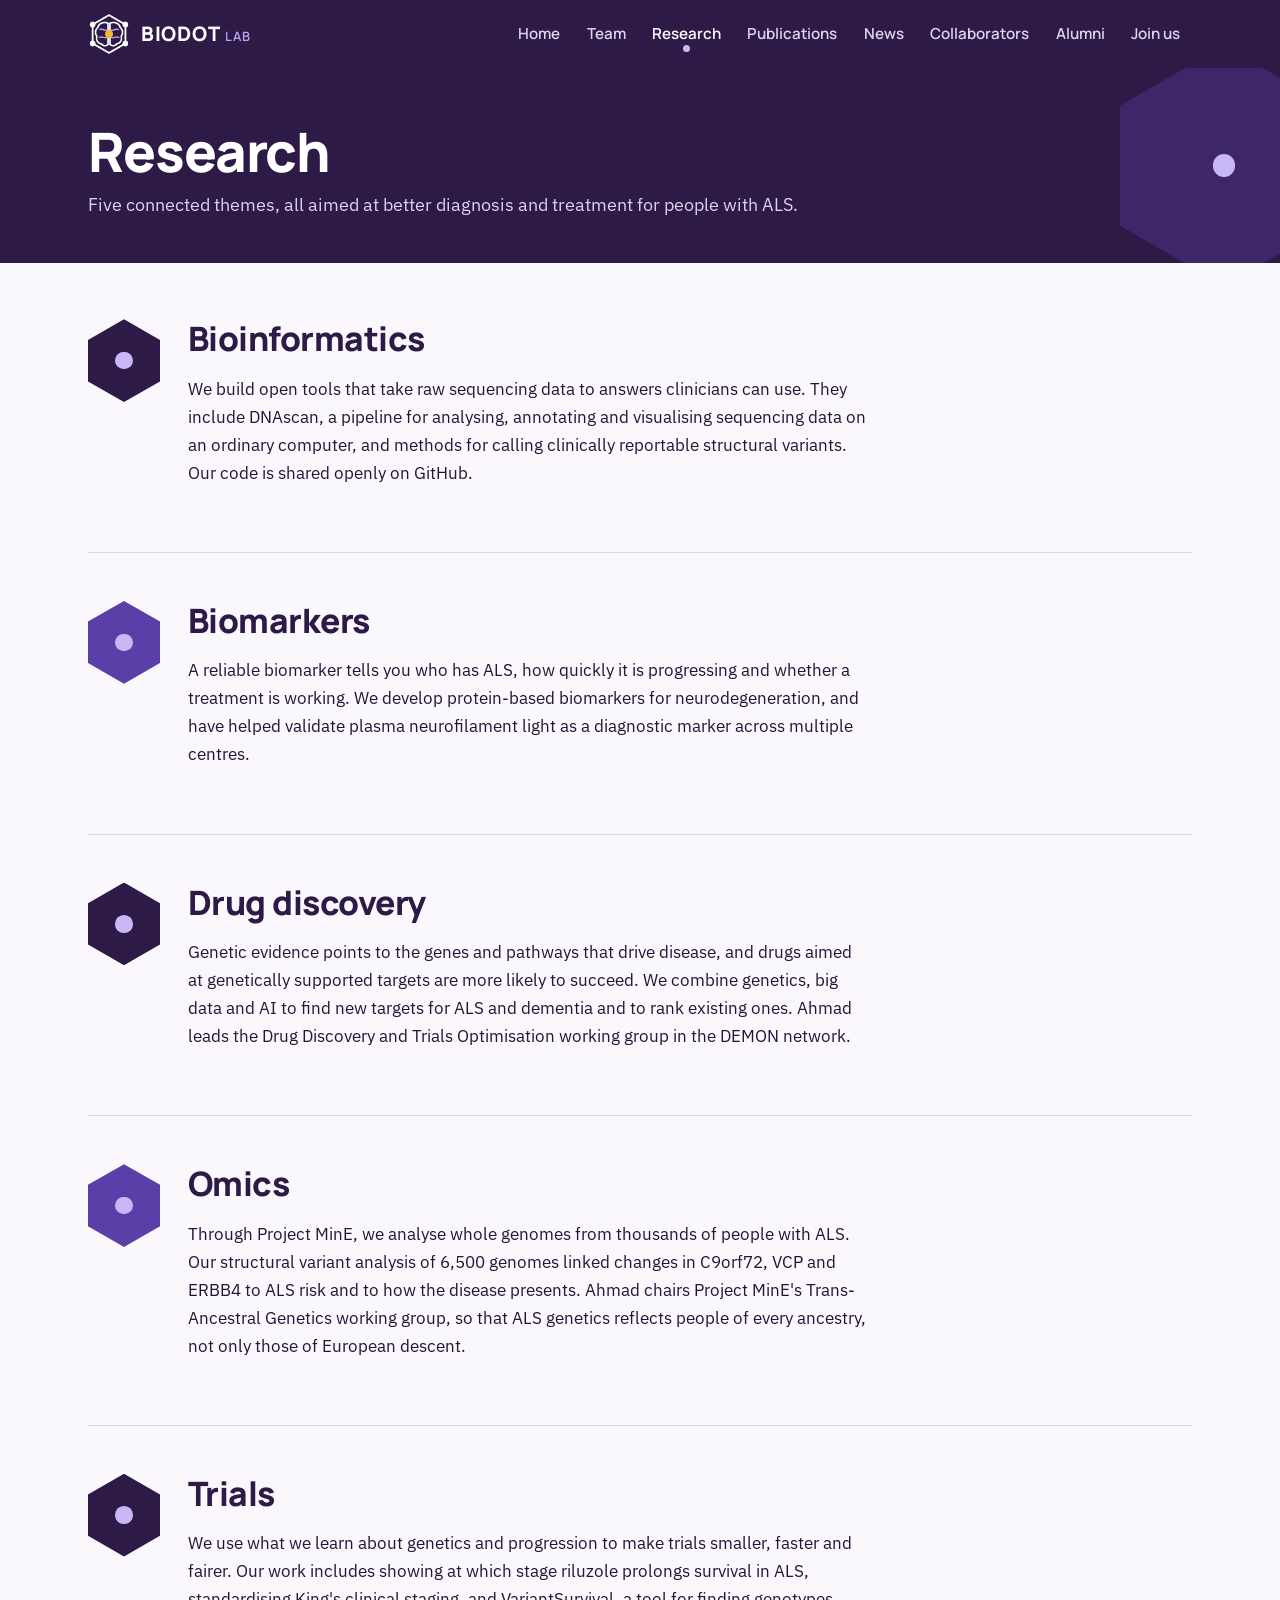
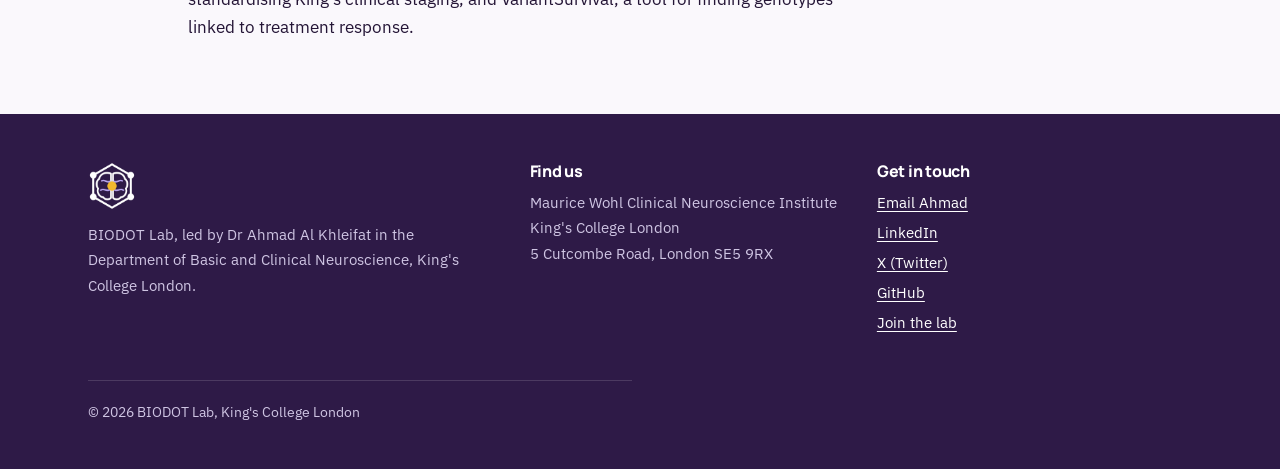
<file: research.html>
<!DOCTYPE html>
<html lang="en-GB">
<head>
<meta charset="utf-8">
<meta name="viewport" content="width=device-width, initial-scale=1">
<title>Research | BIODOT Lab</title>
<meta name="description" content="Research themes at BIODOT Lab: bioinformatics, biomarkers, drug discovery, omics and trials.">
<link rel="icon" type="image/png" href="assets/favicon.png">
<link rel="apple-touch-icon" href="assets/apple-touch-icon.png">
<link rel="preconnect" href="https://fonts.googleapis.com">
<link rel="preconnect" href="https://fonts.gstatic.com" crossorigin>
<link href="https://fonts.googleapis.com/css2?family=IBM+Plex+Sans:ital,wght@0,400;0,500;0,600;1,400&family=Manrope:wght@600;700;800&display=swap" rel="stylesheet">
<link rel="stylesheet" href="css/style.css">
</head>
<body>
<a class="skip" href="#main">Skip to content</a>

<header class="site-header">
<div class="wrap bar">
<a class="brand" href="index.html" aria-label="BIODOT Lab, home">
<img src="assets/biodot-mark-light.png" alt="" width="42" height="42"><span>BIODOT<small>LAB</small></span>
</a>
<nav class="nav" aria-label="Main">
<ul><li><a href="index.html">Home</a></li><li><a href="team.html">Team</a></li><li><a href="research.html" aria-current="page">Research</a></li><li><a href="publications.html">Publications</a></li><li><a href="news.html">News</a></li><li><a href="collaborators.html">Collaborators</a></li><li><a href="alumni.html">Alumni</a></li><li><a href="join-us.html">Join us</a></li></ul>
</nav>
<details class="menu">
<summary aria-label="Open menu">Menu</summary>
<nav aria-label="Main">
<ul><li><a href="index.html">Home</a></li><li><a href="team.html">Team</a></li><li><a href="research.html" aria-current="page">Research</a></li><li><a href="publications.html">Publications</a></li><li><a href="news.html">News</a></li><li><a href="collaborators.html">Collaborators</a></li><li><a href="alumni.html">Alumni</a></li><li><a href="join-us.html">Join us</a></li></ul>
</nav>
</details>
</div>
</header>

<main id="main">
<div class="page-head"><div class="wrap">
<h1>Research</h1>
<p>Five connected themes, all aimed at better diagnosis and treatment for people with ALS.</p>
</div></div>
<section class="section"><div class="wrap">
<div class="theme-block" id="bioinformatics">
<div class="theme-hex" aria-hidden="true"></div>
<div><h2>Bioinformatics</h2><p>We build open tools that take raw sequencing data to answers clinicians can use. They include DNAscan, a pipeline for analysing, annotating and visualising sequencing data on an ordinary computer, and methods for calling clinically reportable structural variants. Our code is shared openly on GitHub.</p></div>
</div>
<div class="theme-block" id="biomarkers">
<div class="theme-hex" aria-hidden="true"></div>
<div><h2>Biomarkers</h2><p>A reliable biomarker tells you who has ALS, how quickly it is progressing and whether a treatment is working. We develop protein-based biomarkers for neurodegeneration, and have helped validate plasma neurofilament light as a diagnostic marker across multiple centres.</p></div>
</div>
<div class="theme-block" id="drug-discovery">
<div class="theme-hex" aria-hidden="true"></div>
<div><h2>Drug discovery</h2><p>Genetic evidence points to the genes and pathways that drive disease, and drugs aimed at genetically supported targets are more likely to succeed. We combine genetics, big data and AI to find new targets for ALS and dementia and to rank existing ones. Ahmad leads the Drug Discovery and Trials Optimisation working group in the DEMON network.</p></div>
</div>
<div class="theme-block" id="omics">
<div class="theme-hex" aria-hidden="true"></div>
<div><h2>Omics</h2><p>Through Project MinE, we analyse whole genomes from thousands of people with ALS. Our structural variant analysis of 6,500 genomes linked changes in C9orf72, VCP and ERBB4 to ALS risk and to how the disease presents. Ahmad chairs Project MinE's Trans-Ancestral Genetics working group, so that ALS genetics reflects people of every ancestry, not only those of European descent.</p></div>
</div>
<div class="theme-block" id="trials">
<div class="theme-hex" aria-hidden="true"></div>
<div><h2>Trials</h2><p>We use what we learn about genetics and progression to make trials smaller, faster and fairer. Our work includes showing at which stage riluzole prolongs survival in ALS, standardising King's clinical staging, and VariantSurvival, a tool for finding genotypes linked to treatment response.</p></div>
</div>
</div></section>
</main>

<footer class="site-footer">
<div class="wrap">
<div class="foot">
<div class="foot-brand">
<img src="assets/biodot-mark-light.png" alt="" width="48" height="48">
<p>BIODOT Lab, led by Dr Ahmad Al Khleifat in the Department of Basic and Clinical Neuroscience, King's College London.</p>
</div>
<div>
<h2>Find us</h2>
<address>
Maurice Wohl Clinical Neuroscience Institute<br>
King's College London<br>
5 Cutcombe Road, London SE5 9RX
</address>
</div>
<div>
<h2>Get in touch</h2>
<ul>
<li><a href="mailto:Ahmad.al_khleifat@kcl.ac.uk">Email Ahmad</a></li>
<li><a href="https://www.linkedin.com/in/ahmad-al-khleifat-b14388243/">LinkedIn</a></li>
<li><a href="https://x.com/AhmadAlKhleifat">X (Twitter)</a></li>
<li><a href="https://github.com/Al-Khleifat-Lab">GitHub</a></li>
<li><a href="join-us.html">Join the lab</a></li>
</ul>
</div>
</div>
<p class="foot-base">&copy; 2026 BIODOT Lab, King's College London</p>
</div>
</footer>
</body>
</html>
</file>
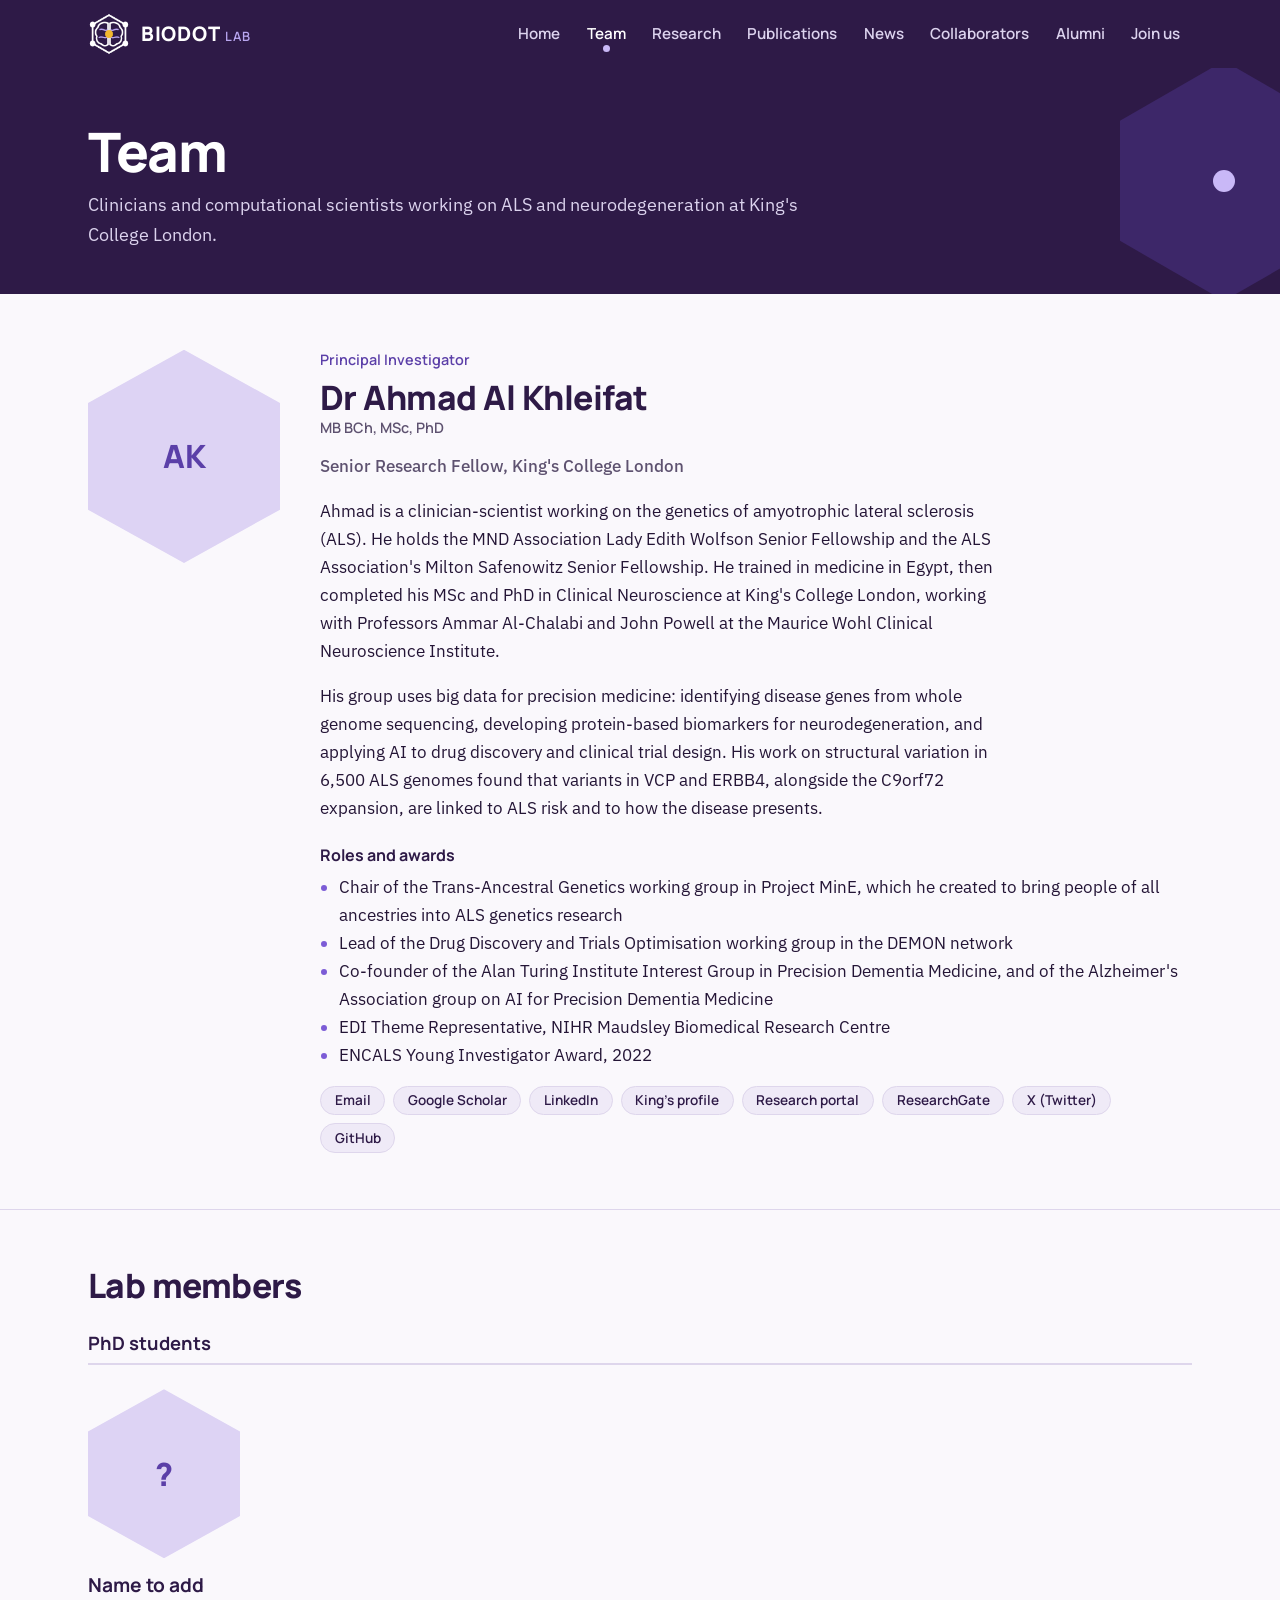
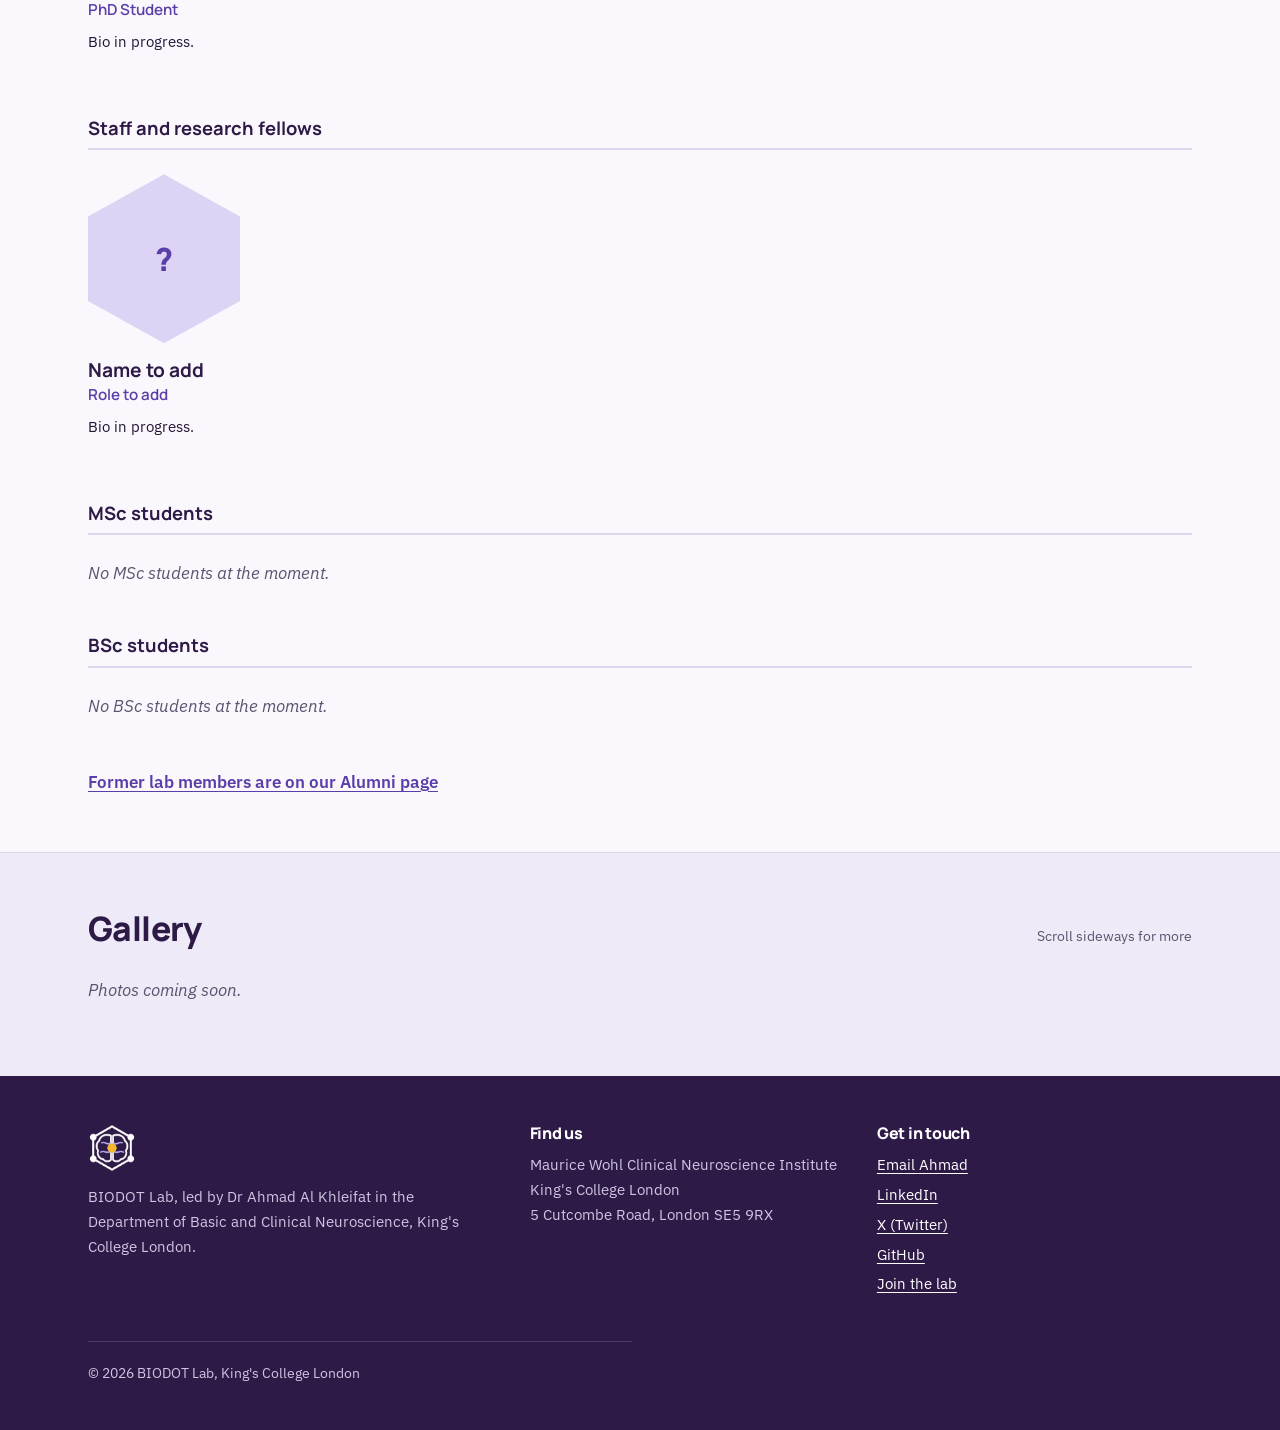
<file: team.html>
<!DOCTYPE html>
<html lang="en-GB">
<head>
<meta charset="utf-8">
<meta name="viewport" content="width=device-width, initial-scale=1">
<title>Team | BIODOT Lab</title>
<meta name="description" content="The people of BIODOT Lab at King's College London.">
<link rel="icon" type="image/png" href="assets/favicon.png">
<link rel="apple-touch-icon" href="assets/apple-touch-icon.png">
<link rel="preconnect" href="https://fonts.googleapis.com">
<link rel="preconnect" href="https://fonts.gstatic.com" crossorigin>
<link href="https://fonts.googleapis.com/css2?family=IBM+Plex+Sans:ital,wght@0,400;0,500;0,600;1,400&family=Manrope:wght@600;700;800&display=swap" rel="stylesheet">
<link rel="stylesheet" href="css/style.css">
</head>
<body>
<a class="skip" href="#main">Skip to content</a>

<header class="site-header">
<div class="wrap bar">
<a class="brand" href="index.html" aria-label="BIODOT Lab, home">
<img src="assets/biodot-mark-light.png" alt="" width="42" height="42"><span>BIODOT<small>LAB</small></span>
</a>
<nav class="nav" aria-label="Main">
<ul><li><a href="index.html">Home</a></li><li><a href="team.html" aria-current="page">Team</a></li><li><a href="research.html">Research</a></li><li><a href="publications.html">Publications</a></li><li><a href="news.html">News</a></li><li><a href="collaborators.html">Collaborators</a></li><li><a href="alumni.html">Alumni</a></li><li><a href="join-us.html">Join us</a></li></ul>
</nav>
<details class="menu">
<summary aria-label="Open menu">Menu</summary>
<nav aria-label="Main">
<ul><li><a href="index.html">Home</a></li><li><a href="team.html" aria-current="page">Team</a></li><li><a href="research.html">Research</a></li><li><a href="publications.html">Publications</a></li><li><a href="news.html">News</a></li><li><a href="collaborators.html">Collaborators</a></li><li><a href="alumni.html">Alumni</a></li><li><a href="join-us.html">Join us</a></li></ul>
</nav>
</details>
</div>
</header>

<main id="main">
<div class="page-head"><div class="wrap">
<h1>Team</h1>
<p>Clinicians and computational scientists working on ALS and neurodegeneration at King's College London.</p>
</div></div>

<section class="section"><div class="wrap">
<article class="pi">
<div class="pi-photo" data-initials="AK"><!-- <img src="assets/people/ahmad.jpg" alt="Portrait of Dr Ahmad Al Khleifat"> --></div>
<div class="pi-body">
<p class="person-role">Principal Investigator</p>
<h2>Dr Ahmad Al Khleifat</h2>
<p class="credentials">MB BCh, MSc, PhD</p>
<p class="person-title">Senior Research Fellow, King's College London</p>
<p>Ahmad is a clinician-scientist working on the genetics of amyotrophic lateral sclerosis (ALS). He holds the MND Association Lady Edith Wolfson Senior Fellowship and the ALS Association's Milton Safenowitz Senior Fellowship. He trained in medicine in Egypt, then completed his MSc and PhD in Clinical Neuroscience at King's College London, working with Professors Ammar Al-Chalabi and John Powell at the Maurice Wohl Clinical Neuroscience Institute.</p>
<p>His group uses big data for precision medicine: identifying disease genes from whole genome sequencing, developing protein-based biomarkers for neurodegeneration, and applying AI to drug discovery and clinical trial design. His work on structural variation in 6,500 ALS genomes found that variants in VCP and ERBB4, alongside the C9orf72 expansion, are linked to ALS risk and to how the disease presents.</p>
<h3 class="mini-head">Roles and awards</h3>
<ul class="highlights">
<li>Chair of the Trans-Ancestral Genetics working group in Project MinE, which he created to bring people of all ancestries into ALS genetics research</li>
<li>Lead of the Drug Discovery and Trials Optimisation working group in the DEMON network</li>
<li>Co-founder of the Alan Turing Institute Interest Group in Precision Dementia Medicine, and of the Alzheimer's Association group on AI for Precision Dementia Medicine</li>
<li>EDI Theme Representative, NIHR Maudsley Biomedical Research Centre</li>
<li>ENCALS Young Investigator Award, 2022</li>
</ul>
<ul class="person-links">
<li><a href="mailto:Ahmad.al_khleifat@kcl.ac.uk">Email</a></li>
<li><a href="https://scholar.google.com/citations?user=eXDCaSQAAAAJ&amp;hl=en" target="_blank" rel="noopener">Google Scholar</a></li>
<li><a href="https://www.linkedin.com/in/ahmad-al-khleifat-b14388243/" target="_blank" rel="noopener">LinkedIn</a></li>
<li><a href="https://www.kcl.ac.uk/people/ahmad-al-khleifat" target="_blank" rel="noopener">King's profile</a></li>
<li><a href="https://kclpure.kcl.ac.uk/portal/en/persons/ahmad-al-khleifat(52e0ff88-7e44-4f95-a4a2-3410a7ef72e4).html" target="_blank" rel="noopener">Research portal</a></li>
<li><a href="https://www.researchgate.net/profile/Ahmad-Al-Khleifat" target="_blank" rel="noopener">ResearchGate</a></li>
<li><a href="https://x.com/AhmadAlKhleifat" target="_blank" rel="noopener">X (Twitter)</a></li>
<li><a href="https://github.com/Khleifat" target="_blank" rel="noopener">GitHub</a></li>
</ul>
</div>
</article>
</div></section>

<section class="section"><div class="wrap">
<div class="section-head"><h2>Lab members</h2></div>

<div class="member-group">
<h3 class="group-head">PhD students</h3>
<div class="members">
<article class="member">
<div class="member-photo" data-initials="?"></div>
<div>
<h3>Name to add</h3>
<p class="person-role">PhD Student</p>
<p>Bio in progress.</p>

</div>
</article>
</div>
</div>

<div class="member-group">
<h3 class="group-head">Staff and research fellows</h3>
<div class="members">
<article class="member">
<div class="member-photo" data-initials="?"></div>
<div>
<h3>Name to add</h3>
<p class="person-role">Role to add</p>
<p>Bio in progress.</p>

</div>
</article>
</div>
</div>

<div class="member-group">
<h3 class="group-head">MSc students</h3>
<div class="members">
<p class="empty">No MSc students at the moment.</p>
</div>
</div>

<div class="member-group">
<h3 class="group-head">BSc students</h3>
<div class="members">
<p class="empty">No BSc students at the moment.</p>
</div>
</div>

<p class="team-note"><a href="alumni.html">Former lab members are on our Alumni page</a></p>
</div></section>

<section class="section section-tint"><div class="wrap">
<div class="section-head" id="gallery"><h2>Gallery</h2><span class="gallery-hint">Scroll sideways for more</span></div>
<div class="gallery">
<!-- One figure per photo. Put the photos in assets/gallery/ -->
<!--
<figure><img src="assets/gallery/photo-1.jpg" alt="Describe the photo"><figcaption>Caption, place, date</figcaption></figure>
-->
<p class="empty">Photos coming soon.</p>
</div>
</div></section>
</main>

<footer class="site-footer">
<div class="wrap">
<div class="foot">
<div class="foot-brand">
<img src="assets/biodot-mark-light.png" alt="" width="48" height="48">
<p>BIODOT Lab, led by Dr Ahmad Al Khleifat in the Department of Basic and Clinical Neuroscience, King's College London.</p>
</div>
<div>
<h2>Find us</h2>
<address>
Maurice Wohl Clinical Neuroscience Institute<br>
King's College London<br>
5 Cutcombe Road, London SE5 9RX
</address>
</div>
<div>
<h2>Get in touch</h2>
<ul>
<li><a href="mailto:Ahmad.al_khleifat@kcl.ac.uk">Email Ahmad</a></li>
<li><a href="https://www.linkedin.com/in/ahmad-al-khleifat-b14388243/">LinkedIn</a></li>
<li><a href="https://x.com/AhmadAlKhleifat">X (Twitter)</a></li>
<li><a href="https://github.com/Al-Khleifat-Lab">GitHub</a></li>
<li><a href="join-us.html">Join the lab</a></li>
</ul>
</div>
</div>
<p class="foot-base">&copy; 2026 BIODOT Lab, King's College London</p>
</div>
</footer>
</body>
</html>
</file>
<file: css/style.css>
/* =========================================================
   BIODOT Lab — site styles
   Colours come straight from the BIODOT logo.
   ========================================================= */
:root {
  --aubergine: #2E1A47;   /* "BIO", the hexagon, header bar */
  --violet:    #5B3FA8;   /* "D" and "T", links */
  --lavender:  #B9A6F0;   /* the brain waves */
  --dot:       #7C5CD6;   /* the dot in the logo */
  --dot-light: #C9B8F7;   /* the dot on dark backgrounds */
  --paper:     #FAF8FC;   /* logo background */
  --mist:      #EFEAF7;   /* soft panels */
  --ink:       #241536;
  --muted:     #5E5270;
  --line:      #DED6EC;

  --head: "Manrope", "Segoe UI", system-ui, sans-serif;
  --body: "IBM Plex Sans", "Helvetica Neue", Arial, sans-serif;

  --wrap: 72rem;
  --hex: polygon(50% 0, 100% 25%, 100% 75%, 50% 100%, 0 75%, 0 25%);  /* pointy-top, like the logo */
}

*, *::before, *::after { box-sizing: border-box; }
html { scroll-behavior: smooth; }
body {
  margin: 0;
  background: var(--paper);
  color: var(--ink);
  font: 400 1.0625rem/1.65 var(--body);
  -webkit-font-smoothing: antialiased;
}
img { max-width: 100%; display: block; }
a { color: var(--violet); text-underline-offset: 0.18em; }
a:hover { color: var(--aubergine); }
:focus-visible { outline: 3px solid var(--dot); outline-offset: 3px; border-radius: 4px; }

h1, h2, h3 { font-family: var(--head); color: var(--aubergine); line-height: 1.15; margin: 0 0 0.5em; }
h1 { font-size: clamp(2.2rem, 4.5vw, 3.4rem); font-weight: 800; letter-spacing: -0.02em; }
h2 { font-size: clamp(1.6rem, 2.8vw, 2.1rem); font-weight: 800; letter-spacing: -0.015em; }
h3 { font-size: 1.2rem; font-weight: 700; }
p { margin: 0 0 1em; max-width: 68ch; }

.wrap { max-width: var(--wrap); margin: 0 auto; padding: 0 1.5rem; }
.skip { position: absolute; left: -999px; }
.skip:focus { left: 1rem; top: 1rem; background: #fff; padding: 0.5rem 1rem; z-index: 99; }

/* ---------- header ---------- */
.site-header { background: var(--aubergine); position: sticky; top: 0; z-index: 20; }
.bar { display: flex; align-items: center; justify-content: space-between; gap: 1.5rem; min-height: 4.25rem; }
.brand { display: flex; align-items: center; gap: 0.7rem; color: #fff; text-decoration: none; }
.brand img { width: 2.6rem; height: 2.6rem; }
.brand span { font: 800 1.25rem/1 var(--head); letter-spacing: 0.04em; }
.brand small { font: 600 0.8rem/1 var(--head); color: var(--lavender); margin-left: 0.25rem; letter-spacing: 0.08em; }
.brand:hover { color: #fff; }

.nav ul { list-style: none; margin: 0; padding: 0; display: flex; gap: 0.15rem; }
.nav a {
  position: relative; display: block; padding: 0.55rem 0.75rem;
  color: #DCD3EE; text-decoration: none; font: 600 0.95rem/1 var(--head);
}
.nav a:hover, .nav a[aria-current="page"] { color: #fff; }
.nav a[aria-current="page"]::after {
  content: ""; position: absolute; left: 50%; bottom: -0.1rem;
  width: 0.45rem; height: 0.45rem; margin-left: -0.225rem;
  background: var(--dot-light); border-radius: 50%;
}

.menu { display: none; }
.menu summary { list-style: none; cursor: pointer; padding: 0.6rem; color: #fff; font: 600 0.95rem var(--head); }
.menu summary::-webkit-details-marker { display: none; }
.menu[open] nav { position: absolute; left: 0; right: 0; top: 100%; background: var(--aubergine); padding: 0.5rem 1.5rem 1.25rem; }
.menu nav ul { flex-direction: column; }
.menu nav a { padding: 0.8rem 0; font-size: 1.05rem; border-bottom: 1px solid rgba(255,255,255,0.12); }
.menu nav a[aria-current="page"]::after { left: auto; right: 0; bottom: 50%; margin: 0 0 -0.225rem; }
@media (max-width: 1000px) { .bar > .nav { display: none; } .menu { display: block; } }

/* ---------- hero (home) ---------- */
.hero { padding: 4rem 0 3.5rem; border-bottom: 1px solid var(--line); }
.hero-grid { display: grid; grid-template-columns: 1.05fr 1fr; gap: 3rem; align-items: center; }
.hero h1 { margin: 0 0 1.5rem; }
.hero h1 img { width: 100%; max-width: 34rem; height: auto; }
.hero-lede { font-size: 1.2rem; line-height: 1.6; color: var(--ink); }
.hero-actions { display: flex; flex-wrap: wrap; gap: 0.75rem; margin-top: 1.75rem; }
.btn { display: inline-block; padding: 0.8rem 1.4rem; border-radius: 999px; font: 700 0.95rem/1 var(--head); text-decoration: none; }
.btn-solid { background: var(--aubergine); color: #fff; }
.btn-solid:hover { background: var(--violet); color: #fff; }
.btn-line { border: 2px solid var(--aubergine); color: var(--aubergine); }
.btn-line:hover { background: var(--aubergine); color: #fff; }

/* the honeycomb of research themes */
.comb { width: 100%; height: auto; overflow: visible; }
.comb .edge { stroke: var(--aubergine); stroke-width: 3; }
.comb .node { fill: var(--aubergine); }
.comb .cell polygon { fill: #fff; stroke: var(--aubergine); stroke-width: 3; transition: fill 0.2s; }
.comb .cell text { font: 700 14px var(--head); fill: var(--aubergine); text-anchor: middle; pointer-events: none; }
.comb a.cell:hover polygon, .comb a.cell:focus polygon { fill: var(--mist); }
.comb a.cell:focus { outline: none; }
.comb a.cell:focus-visible polygon { stroke: var(--dot); stroke-width: 5; }
.comb .core polygon { fill: var(--aubergine); }
@media (prefers-reduced-motion: no-preference) {
  /* one moment on load: the core appears, then the five themes join it in turn */
  .comb .cell { opacity: 0; transform-box: fill-box; transform-origin: center; animation: join 0.5s ease-out forwards; }
  @keyframes join { from { opacity: 0; transform: scale(0.85); } to { opacity: 1; transform: scale(1); } }
}
.comb-note { font-size: 0.9rem; color: var(--muted); text-align: center; margin: 0.75rem auto 0; }

@media (max-width: 860px) {
  .hero { padding-top: 2.5rem; }
  .hero-grid { grid-template-columns: 1fr; gap: 2rem; }
}

/* ---------- inner page heads ---------- */
.page-head { background: var(--aubergine); color: #E9E3F5; padding: 3.25rem 0 2.75rem; position: relative; overflow: hidden; }
.page-head h1 { color: #fff; margin-bottom: 0.4rem; }
.page-head p { font-size: 1.15rem; margin: 0; color: #DCD3EE; }
.page-head::after {             /* a single hexagon from the logo, cropped at the edge */
  content: ""; position: absolute; right: -3rem; top: 50%; width: 13rem; height: 15rem; transform: translateY(-50%);
  clip-path: var(--hex); background: var(--violet); opacity: 0.35;
}
.page-head::before {
  content: ""; position: absolute; right: 2.8rem; top: 50%; width: 1.4rem; height: 1.4rem; margin-top: -0.7rem;
  background: var(--dot-light); border-radius: 50%; z-index: 1;
}
@media (max-width: 640px) { .page-head::after, .page-head::before { display: none; } }

/* ---------- sections ---------- */
.section { padding: 3.5rem 0; }
.section + .section { border-top: 1px solid var(--line); }
.section-tint { background: var(--mist); }
.section-head { display: flex; justify-content: space-between; align-items: baseline; flex-wrap: wrap; gap: 0.5rem 1.5rem; margin-bottom: 1.75rem; }
.section-head h2 { margin: 0; }
.section-link { font: 700 0.95rem var(--head); }

/* ---------- what we do (home) ---------- */
.themes { list-style: none; margin: 0; padding: 0; display: grid; grid-template-columns: repeat(5, 1fr); gap: 1.25rem; }
.themes li { border-top: 4px solid var(--violet); padding-top: 1rem; }
.themes li:nth-child(odd) { border-color: var(--aubergine); }
.themes h3 { font-size: 1.1rem; margin-bottom: 0.35rem; }
.themes p { font-size: 0.95rem; color: var(--muted); margin: 0; }
@media (max-width: 1000px) { .themes { grid-template-columns: repeat(2, 1fr); } }
@media (max-width: 520px) { .themes { grid-template-columns: 1fr; } }

/* ---------- people ---------- */
.member-photo, .pi-photo {
  position: relative; aspect-ratio: 0.9 / 1; background: #DDD3F4;
  clip-path: var(--hex);              /* photos sit in the logo's hexagon */
  display: grid; place-items: center; overflow: hidden;
}
.member-photo::before, .pi-photo::before {
  content: attr(data-initials); font: 800 2rem var(--head); color: var(--violet);
}
.member-photo img, .pi-photo img { position: absolute; inset: 0; width: 100%; height: 100%; object-fit: cover; }

.person-role { font: 600 0.9rem var(--head); color: var(--violet); margin: 0 0 0.6rem; }
.person-title { font-weight: 500; color: var(--muted); }
.person-links { list-style: none; margin: 1rem 0 0; padding: 0; display: flex; flex-wrap: wrap; gap: 0.5rem; }
.person-links a {
  display: inline-block; padding: 0.35rem 0.85rem; border-radius: 999px;
  background: var(--mist); border: 1px solid var(--line); color: var(--aubergine);
  font: 600 0.85rem/1.2 var(--head); text-decoration: none;
}
.person-links a:hover { background: var(--aubergine); border-color: var(--aubergine); color: #fff; }
.pi-body .credentials { font: 600 0.9rem var(--head); color: var(--muted); margin: -0.1rem 0 0.9rem; }
.pub .tag { display: inline-block; margin-left: 0.4rem; padding: 0.1rem 0.55rem; border-radius: 999px; background: var(--mist); color: var(--violet); font: 700 0.75rem/1.4 var(--head); vertical-align: 0.1em; }

/* home: the main five */
.home-team { list-style: none; margin: 0; padding: 0; display: grid; grid-template-columns: repeat(5, 1fr); gap: 2rem 1.5rem; }
.home-team a { display: block; color: var(--ink); text-decoration: none; text-align: center; }
.home-team .member-photo { width: 100%; max-width: 9.5rem; margin: 0 auto; }
.home-team h3 { font-size: 1.05rem; margin: 0.8rem 0 0.15rem; }
.home-team a:hover h3 { color: var(--violet); text-decoration: underline; }
.home-team .person-role { font-size: 0.85rem; }
@media (max-width: 1000px) { .home-team { grid-template-columns: repeat(3, 1fr); } }
@media (max-width: 560px) { .home-team { grid-template-columns: repeat(2, 1fr); } }

/* team page: PI */
.pi { display: grid; grid-template-columns: 12rem 1fr; gap: 2.5rem; align-items: start; }
.pi-body h2 { margin-bottom: 0.2rem; }
.mini-head { font-size: 1rem; margin-top: 1.5rem; }
.highlights { margin: 0; padding-left: 1.2rem; }
.highlights li::marker { color: var(--dot); }
@media (max-width: 760px) { .pi { grid-template-columns: 1fr; } .pi-photo { max-width: 11rem; } }

/* team page: groups */
.member-group + .member-group { margin-top: 3rem; }
.group-head { font-size: 1.15rem; padding-bottom: 0.6rem; border-bottom: 2px solid var(--line); margin-bottom: 1.5rem; }
.members { display: grid; grid-template-columns: repeat(auto-fill, minmax(14rem, 1fr)); gap: 2.25rem 2rem; }
.member .member-photo { width: 9.5rem; margin-bottom: 1rem; }
.member h3 { margin-bottom: 0.15rem; }
.member p { font-size: 0.95rem; }
.empty { color: var(--muted); font-style: italic; margin: 0; }
.team-note { margin: 3rem 0 0; font-weight: 600; }

/* gallery carousel */
.gallery { display: grid; grid-auto-flow: column; grid-auto-columns: minmax(16rem, 22rem); gap: 1.25rem; overflow-x: auto; scroll-snap-type: x mandatory; padding-bottom: 1rem; margin: 0; }
.gallery figure { margin: 0; scroll-snap-align: start; }
.gallery img { width: 100%; aspect-ratio: 4 / 3; object-fit: cover; border-radius: 10px; }
.gallery figcaption { font-size: 0.88rem; color: var(--muted); margin-top: 0.5rem; }
.gallery-hint { font-size: 0.9rem; color: var(--muted); }

/* ---------- directory cards (home) ---------- */
.directory { list-style: none; margin: 0; padding: 0; display: grid; grid-template-columns: repeat(4, 1fr); gap: 1rem; }
.directory a {
  display: flex; flex-direction: column; gap: 0.4rem; height: 100%; padding: 1.4rem 1.3rem 1.5rem;
  background: #fff; border: 1px solid var(--line); border-radius: 12px; text-decoration: none; color: var(--muted);
}
.directory strong { font: 800 1.1rem var(--head); color: var(--aubergine); }
.directory span { font-size: 0.93rem; line-height: 1.5; }
.directory a:hover { border-color: var(--violet); background: var(--paper); }
.directory a:hover strong { color: var(--violet); }
@media (max-width: 1000px) { .directory { grid-template-columns: repeat(2, 1fr); } }
@media (max-width: 520px) { .directory { grid-template-columns: 1fr; } }

/* ---------- research ---------- */
.theme-block { display: grid; grid-template-columns: 4.5rem 1fr; gap: 1.75rem; scroll-margin-top: 6rem; }
.theme-block + .theme-block { margin-top: 3rem; padding-top: 3rem; border-top: 1px solid var(--line); }
.theme-hex { width: 4.5rem; aspect-ratio: 0.87 / 1; clip-path: var(--hex); background: var(--aubergine); display: grid; place-items: center; }
.theme-hex::after { content: ""; width: 1.1rem; height: 1.1rem; border-radius: 50%; background: var(--dot-light); }
.theme-block:nth-child(even) .theme-hex { background: var(--violet); }
@media (max-width: 600px) { .theme-block { grid-template-columns: 1fr; gap: 1rem; } }

/* ---------- publications & news ---------- */
.pubs, .news { list-style: none; margin: 0; padding: 0; }
.pub { padding: 1.25rem 0; border-bottom: 1px solid var(--line); }
.pub h3 { font-size: 1.08rem; margin-bottom: 0.3rem; }
.pub h3 a { color: var(--aubergine); text-decoration: none; }
.pub h3 a:hover { color: var(--violet); text-decoration: underline; }
.pub p { margin: 0; font-size: 0.95rem; color: var(--muted); }
.pub .venue { font-style: italic; }
.year-head { font-size: 1.3rem; color: var(--violet); margin: 2.5rem 0 0.25rem; }
.year-head:first-child { margin-top: 0; }

.news-item { display: grid; grid-template-columns: 10rem 1fr; gap: 1.5rem; padding: 1.5rem 0; border-bottom: 1px solid var(--line); }
.news-item .date { font: 700 0.9rem var(--head); color: var(--violet); padding-top: 0.2rem; }
.news-item h3 { margin-bottom: 0.35rem; }
.news-item h3 a { color: var(--aubergine); }
.news-item p { margin: 0; color: var(--muted); }
@media (max-width: 600px) { .news-item { grid-template-columns: 1fr; gap: 0.3rem; } }

/* ---------- collaborators & funders ---------- */
.collabs { list-style: none; margin: 0; padding: 0; display: grid; grid-template-columns: repeat(auto-fill, minmax(17rem, 1fr)); gap: 1rem; }
.collab { background: #fff; border: 1px solid var(--line); border-left: 4px solid var(--violet); border-radius: 8px; padding: 1.25rem 1.3rem; }
.collab h3 { font-size: 1.05rem; margin-bottom: 0.3rem; }
.collab p { margin: 0; font-size: 0.93rem; color: var(--muted); }
.collab .collab-focus { margin-top: 0.5rem; color: var(--violet); font-weight: 600; }

/* ---------- join us ---------- */
.join-grid { display: grid; grid-template-columns: repeat(auto-fit, minmax(18rem, 1fr)); gap: 2rem; }
.join-grid h3 { margin-bottom: 0.4rem; }
.contact-box { background: var(--aubergine); color: #E9E3F5; border-radius: 14px; padding: 2rem; margin-top: 2.5rem; }
.contact-box h2 { color: #fff; }
.contact-box a { color: var(--dot-light); }

/* ---------- footer ---------- */
.site-footer { background: var(--aubergine); color: #CFC5E3; padding: 3rem 0 2rem; margin-top: 0; font-size: 0.95rem; }
.foot { display: grid; grid-template-columns: 1.3fr 1fr 1fr; gap: 2rem; }
.site-footer h2 { font-size: 1rem; color: #fff; margin-bottom: 0.6rem; }
.site-footer a { color: #fff; }
.site-footer ul { list-style: none; margin: 0; padding: 0; }
.site-footer li { margin-bottom: 0.3rem; }
.site-footer address { font-style: normal; }
.foot-brand img { width: 3rem; margin-bottom: 0.75rem; }
.foot-base { border-top: 1px solid rgba(255,255,255,0.14); margin-top: 2.5rem; padding-top: 1.25rem; font-size: 0.85rem; }
@media (max-width: 760px) { .foot { grid-template-columns: 1fr; } }
</file>
